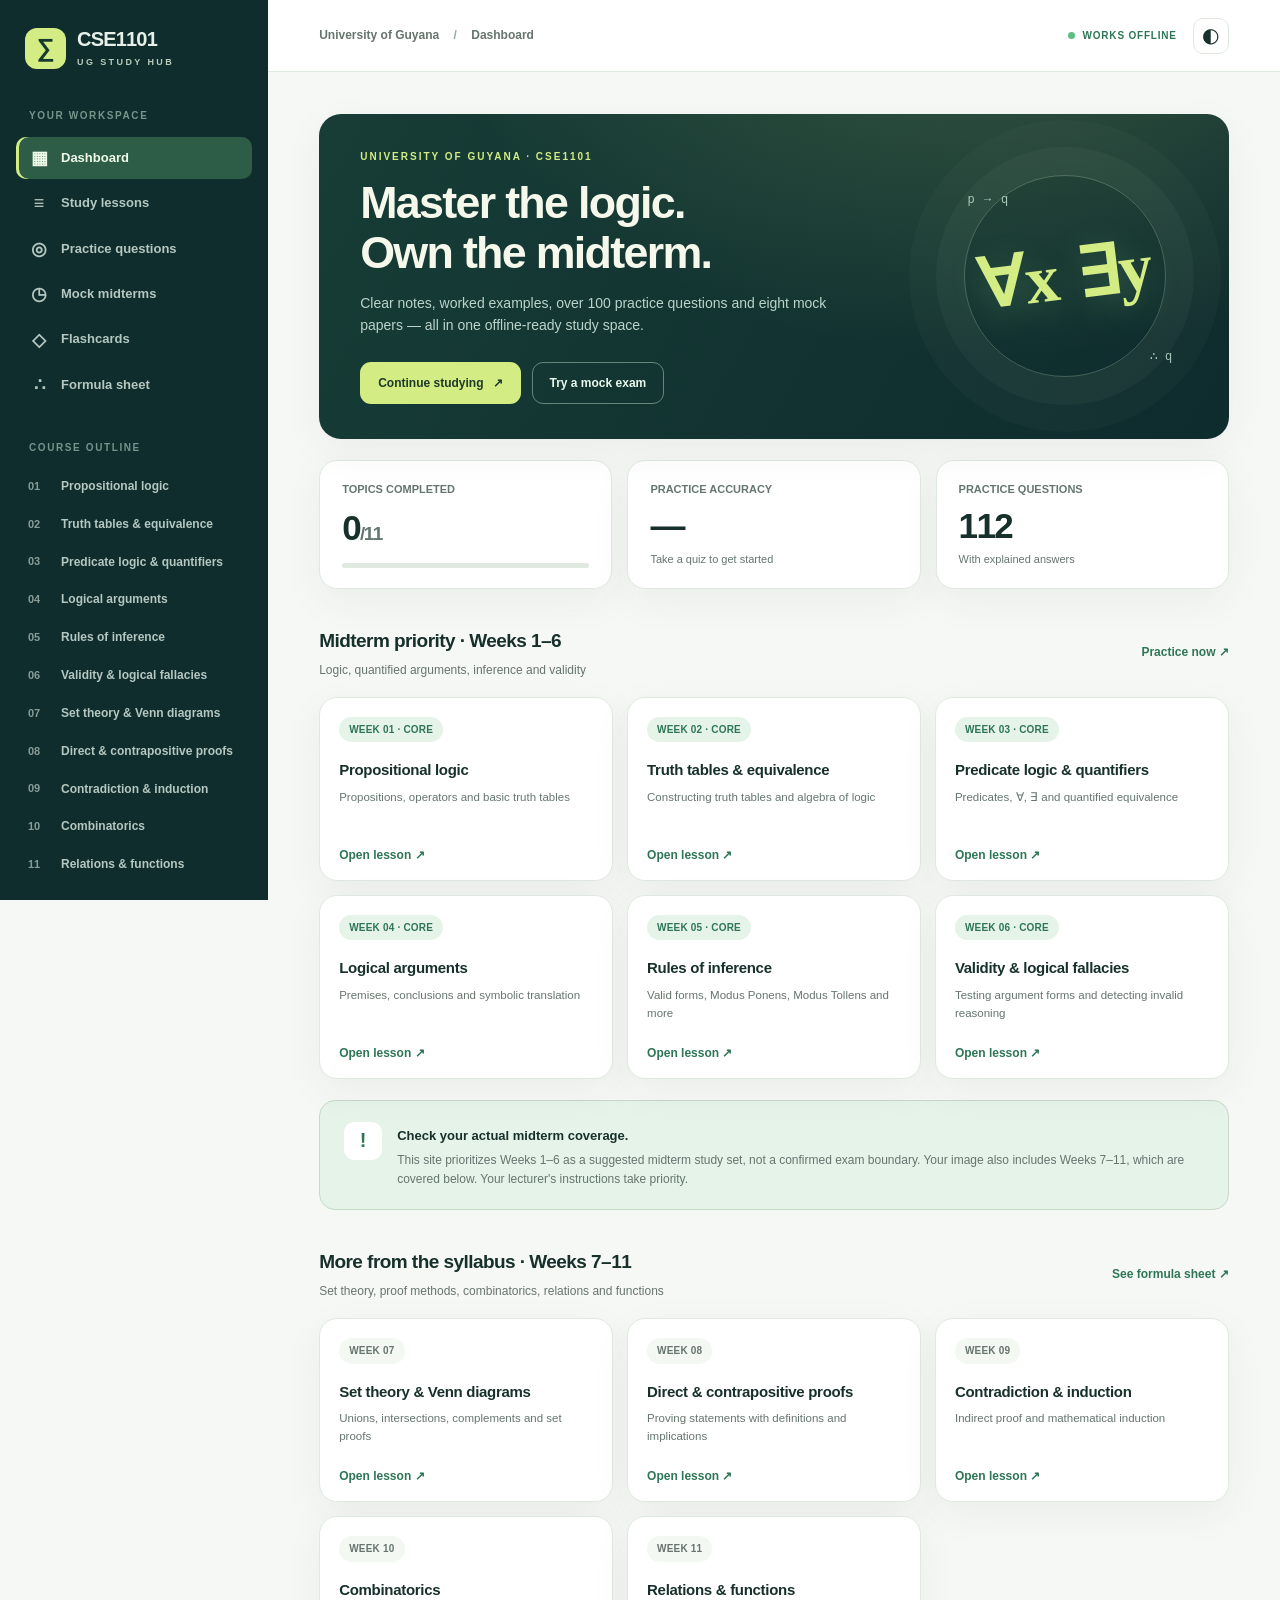
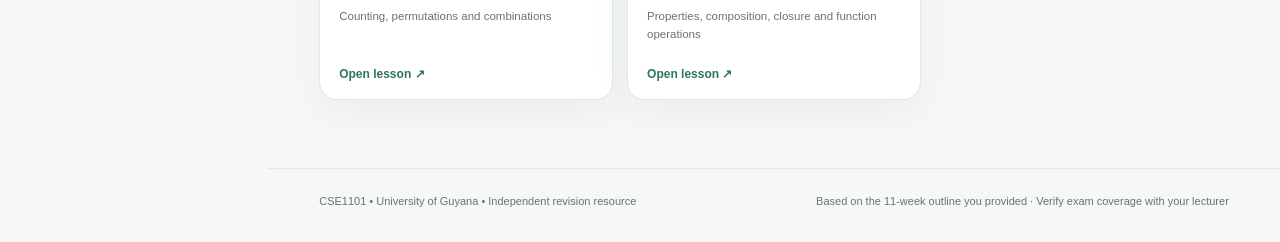
<file: standalone.html>
<!DOCTYPE html>
<html lang="en">
<head>
  <meta charset="UTF-8">
  <meta name="viewport" content="width=device-width, initial-scale=1">
  <meta name="theme-color" content="#102d2d">
  <meta name="description" content="Interactive University of Guyana CSE1101 study hub: logic, arguments, sets, proofs, combinatorics, relations and functions.">
  <title>CSE1101 | Discrete Mathematics Study Hub</title>
  <style>
:root{--bg:#f6f8f5;--paper:#fff;--paper2:#f3f8f2;--text:#17302b;--muted:#66756e;--border:#e0e9e0;--green:#2e7655;--green-dark:#195a41;--green-soft:#e5f3e9;--lime:#d3ed84;--nav:#102d2d;--nav2:#1b3c36;--nav-text:#b4c7c0;--shadow:0 12px 40px rgba(24,52,40,.055);--radius:18px}
:root[data-theme="dark"]{--bg:#0d1918;--paper:#172925;--paper2:#203731;--text:#e9f1e9;--muted:#a3b8ab;--border:#315147;--green:#75cc9a;--green-dark:#9adbb3;--green-soft:#244737;--shadow:0 12px 38px rgba(0,0,0,.15);--nav:#091b1a;--nav2:#16322e;--nav-text:#b4c7c0}
*{box-sizing:border-box}html{scroll-behavior:smooth}body{margin:0;font-family:Inter,ui-sans-serif,-apple-system,BlinkMacSystemFont,"Segoe UI",Arial,sans-serif;color:var(--text);background:var(--bg);line-height:1.57}button,input,select{font:inherit}button{cursor:pointer}a{color:inherit;text-decoration:none}button:focus-visible,a:focus-visible,input:focus-visible,select:focus-visible{outline:3px solid #81cf94;outline-offset:3px}button:disabled{opacity:.5;cursor:not-allowed}strong{font-weight:750}.app-shell{display:flex;min-height:100vh}.sidebar{width:268px;background:var(--nav);color:#e7f0e8;position:sticky;top:0;align-self:flex-start;height:100vh;overflow-y:auto;flex:none;padding:27px 16px 23px;display:flex;flex-direction:column;z-index:30}.brand{display:flex;align-items:center;gap:11px;padding:0 9px;margin-bottom:39px}.brand-mark{width:41px;height:41px;display:grid;place-items:center;border-radius:12px;background:var(--lime);color:#15392c;font-size:25px;font-weight:800}.brand strong{font-size:20px;letter-spacing:-.8px;display:block;line-height:1.2}.brand small{display:block;font-size:9px;letter-spacing:2.4px;color:#b8ccba;font-weight:700;margin-top:4px}.side-kicker{font-size:10px;color:#76958b;letter-spacing:1.6px;font-weight:800;margin:0 13px 13px}.main-nav,.week-nav{display:grid;gap:3px}.main-nav a,.week-nav a{padding:11px 13px;display:flex;align-items:center;gap:12px;border-radius:10px;color:var(--nav-text);font-size:13px;font-weight:600;transition:background .17s,color .17s}.main-nav a:hover,.week-nav a:hover{background:var(--nav2);color:white}.main-nav a.active,.week-nav a.active{background:#2e5d47;color:#eefbe9}.main-nav a.active{box-shadow:inset 3px 0 0 var(--lime)}.nav-symbol{width:20px;text-align:center;font-size:18px;line-height:1}.weeks-kicker{margin-top:34px}.week-nav a{padding:8px 12px;font-size:12px;gap:9px}.week-number{font-size:11px;min-width:24px;opacity:.72}.week-label{overflow:hidden;text-overflow:ellipsis;white-space:nowrap}.week-check{margin-left:auto;color:var(--lime);font-size:13px}.sidebar-bottom{margin-top:auto;padding:28px 10px 0}.sidebar-progress-label{display:flex;justify-content:space-between;font-size:11px;color:#bfcec5;gap:4px}.sidebar-progress-label strong{color:#fff}.meter{height:7px;background:rgba(255,255,255,.12);border-radius:100px;margin:11px 0 0;overflow:hidden}.meter>span{display:block;height:100%;width:0;background:var(--lime);border-radius:inherit;transition:width .25s}.sidebar-bottom p{font-size:10px;color:#83a197;line-height:1.65;margin:15px 0}.theme-button{padding:8px 0;border:0;background:none;color:#b9d4c5;font-size:11px;font-weight:700;text-align:left}.workspace{flex:1;min-width:0;display:flex;flex-direction:column}.topbar{height:72px;display:flex;align-items:center;justify-content:space-between;gap:20px;border-bottom:1px solid var(--border);padding:0 clamp(23px,4vw,62px);background:var(--paper);position:sticky;top:0;z-index:15}.crumb{font-size:12px;color:var(--muted);font-weight:600}.crumb span{margin:0 11px;color:#9aa9a0}.topbar-right{display:flex;align-items:center;gap:16px}.top-pill{font-size:10px;font-weight:800;letter-spacing:.8px;color:var(--green);display:flex;align-items:center;gap:8px}.online-dot{width:7px;height:7px;background:#5dbe84;border-radius:50%}.icon-button,.menu-button{border:1px solid var(--border);border-radius:10px;background:var(--paper);color:var(--text);width:36px;height:36px;font-size:20px;display:grid;place-items:center}.mobile-brand{display:none}.footer{padding:24px clamp(24px,4vw,62px) 32px;display:flex;gap:15px;justify-content:space-between;color:var(--muted);font-size:11px;border-top:1px solid var(--border)}main{flex:1;max-width:1570px;width:100%;padding:42px clamp(23px,4vw,62px) 68px;margin:0 auto}.eyebrow{font-size:10px;font-weight:850;letter-spacing:2px;text-transform:uppercase;color:var(--green);margin:0 0 12px}.page-heading{display:flex;align-items:flex-end;justify-content:space-between;gap:18px;margin-bottom:27px}.page-heading h1{font-size:clamp(27px,3vw,39px);line-height:1.2;letter-spacing:-1.6px;margin:0 0 9px;font-weight:800}.page-heading p{margin:0;max-width:660px;color:var(--muted);font-size:14px}.hero{background:radial-gradient(ellipse at 75% -40%,rgba(199,235,129,.2),transparent 58%),linear-gradient(120deg,#173d36,#0e2b2d);color:#f5f8eb;min-height:260px;display:flex;align-items:center;justify-content:space-between;gap:28px;padding:35px 41px;border-radius:22px;overflow:hidden;position:relative;box-shadow:var(--shadow)}.hero .eyebrow{color:var(--lime)}.hero h1{font-size:clamp(29px,3.5vw,49px);line-height:1.12;max-width:620px;letter-spacing:-1.7px;margin:0 0 16px}.hero p{max-width:510px;color:#bbd4cb;font-size:14px;margin:0 0 25px}.hero .actions{display:flex;gap:11px;flex-wrap:wrap}.hero-art{flex:0 0 245px;width:245px;height:205px;display:grid;place-items:center;position:relative}.hero-art::before{content:"";position:absolute;width:200px;height:200px;border:1px solid rgba(222,245,206,.25);border-radius:50%;box-shadow:0 0 0 28px rgba(222,245,206,.035),0 0 0 55px rgba(222,245,206,.025)}.hero-art span{font-family:Georgia,serif;font-size:68px;font-weight:bold;color:var(--lime);position:relative;transform:rotate(-7deg);text-shadow:0 9px 35px rgba(160,240,155,.24)}.hero-art small{position:absolute;color:#a9cabb;letter-spacing:2px;font-size:12px}.hero-art small:nth-child(2){top:16px;left:25px}.hero-art small:nth-child(3){bottom:13px;right:14px}.btn{display:inline-flex;align-items:center;justify-content:center;gap:9px;border:1px solid transparent;border-radius:11px;padding:10px 17px;background:var(--green);color:white;font-size:12px;font-weight:780;min-height:42px;transition:transform .14s,filter .14s,border .14s;white-space:nowrap}.btn:hover{transform:translateY(-1px);filter:brightness(1.05)}.btn.primary{background:var(--lime);color:#1e3928}.btn.secondary{background:var(--paper);color:var(--text);border-color:var(--border)}.btn.ghost{background:transparent;border-color:#648779;color:#e9f8eb}.btn.danger{background:#9b4444}.btn.small{min-height:35px;padding:7px 12px}.btn.full{width:100%}.card{background:var(--paper);border:1px solid var(--border);border-radius:var(--radius);box-shadow:var(--shadow)}.section-head{margin:37px 0 17px;display:flex;align-items:center;justify-content:space-between;gap:10px}.section-head h2{margin:0;font-size:19px;letter-spacing:-.55px}.section-head p{margin:5px 0 0;color:var(--muted);font-size:12px}.inline-link{font-size:12px;color:var(--green);font-weight:800;cursor:pointer;background:none;border:0}.stats-grid{display:grid;grid-template-columns:repeat(3,minmax(0,1fr));gap:15px;margin-top:21px}.stat{padding:20px 22px;display:flex;flex-direction:column;justify-content:space-between;min-height:123px}.stat .overline{font-size:11px;color:var(--muted);font-weight:700}.stat strong{display:block;font-size:35px;letter-spacing:-1.6px;line-height:1.3;margin:5px 0 2px}.stat small{color:var(--muted);font-size:11px}.stat .progress-track{height:5px;background:var(--border);border-radius:8px;margin-top:9px}.stat .progress-track span{display:block;height:100%;background:var(--green);border-radius:8px}.topic-grid{display:grid;grid-template-columns:repeat(3,minmax(0,1fr));gap:14px}.topic-card{display:flex;flex-direction:column;min-height:184px;padding:19px 19px 15px;transition:transform .2s,border-color .2s;text-align:left}.topic-card:hover{transform:translateY(-3px);border-color:#7cbd95}.topic-card-top{display:flex;align-items:center;justify-content:space-between;gap:10px}.week-tag{border-radius:100px;padding:5px 10px;background:var(--green-soft);color:var(--green);font-size:10px;letter-spacing:.2px;font-weight:800}.week-tag.future{background:var(--paper2);color:var(--muted)}.done-tag{font-size:11px;color:var(--green);font-weight:800}.topic-card h3{font-size:15px;line-height:1.3;margin:18px 0 8px;letter-spacing:-.3px}.topic-card p{font-size:11.5px;color:var(--muted);margin:0 0 17px;flex:1}.topic-card .bottom-link{font-size:12px;color:var(--green);font-weight:800}.callout{padding:21px 24px;border-radius:16px;border:1px solid #c6dbc7;background:var(--green-soft);display:flex;align-items:flex-start;gap:15px;margin-top:21px}.callout .callout-symbol{display:grid;place-items:center;min-width:38px;height:38px;border-radius:10px;background:var(--paper);color:var(--green);font-size:20px;font-weight:bold}.callout strong{font-size:13px}.callout p{margin:4px 0 0;font-size:12px;color:var(--muted)}.pill{padding:5px 10px;border:1px solid var(--border);border-radius:100px;font-size:10px;font-weight:700;color:var(--muted)}.controls-row{display:flex;flex-wrap:wrap;align-items:center;gap:11px}.input{background:var(--paper);color:var(--text);border:1px solid var(--border);border-radius:11px;padding:11px 13px;min-height:43px;min-width:0}.input.search{width:min(340px,100%)}.study-layout{display:grid;grid-template-columns:minmax(0,1fr) 235px;gap:23px;align-items:start}.lesson-content{min-width:0}.lesson-panel{padding:29px 32px}.lesson-panel h2{font-size:23px;letter-spacing:-.7px;margin:0 0 9px}.lesson-panel .lead{color:var(--muted);margin:0 0 23px;font-size:13px}.lesson-block{border-top:1px solid var(--border);padding-top:22px;margin-top:24px}.lesson-block h3{font-size:17px;margin:0 0 10px;letter-spacing:-.35px}.lesson-block p,.lesson-block li{font-size:13px;line-height:1.85}.lesson-block p{margin:7px 0 10px}.lesson-block ul{padding-left:20px;margin:10px 0}.lesson-block li+li{margin-top:7px}.formula-box{border:1px solid var(--border);border-left:4px solid var(--green);background:var(--paper2);padding:15px 18px;border-radius:10px;margin:15px 0;overflow:auto}.formula-box .formula{font-family:Georgia,"Times New Roman",serif;font-size:20px;font-weight:700;letter-spacing:.35px;line-height:1.6}.formula-box p{margin:4px 0 0;font-size:12px;color:var(--muted)}.steps{counter-reset:step;display:grid;gap:9px;margin:14px 0}.step{position:relative;padding:10px 12px 10px 45px;background:var(--paper2);border-radius:9px;font-size:13px;min-height:41px}.step:before{counter-increment:step;content:counter(step);position:absolute;left:12px;top:10px;border-radius:50%;background:var(--green-soft);width:23px;height:23px;color:var(--green);display:grid;place-items:center;font-weight:800;font-size:11px}.hint{border-radius:12px;padding:13px 16px;font-size:12px;background:#fff5dd;color:#705322;border:1px solid #eedeb6;margin:17px 0}.dark .hint,:root[data-theme="dark"] .hint{background:#46391d;color:#f5dc9e;border-color:#775e29}.lesson-toc{position:sticky;top:91px;padding:19px}.lesson-toc h3{font-size:13px;margin:0 0 15px}.lesson-toc a{display:block;padding:8px 9px;border-left:2px solid var(--border);font-size:11.5px;color:var(--muted)}.lesson-toc a:hover{color:var(--green);border-left-color:var(--green)}.lesson-toc .btn{white-space:normal}.lesson-actions{display:flex;justify-content:space-between;gap:10px;align-items:center;flex-wrap:wrap;margin-top:26px;padding-top:22px;border-top:1px solid var(--border)}.lesson-nav{display:flex;gap:8px}.example-title{display:inline-block;font-size:11px;font-weight:800;color:var(--green);text-transform:uppercase;letter-spacing:.7px;margin-bottom:5px}.worked{margin-top:16px;border:1px solid var(--border);padding:16px;border-radius:13px}.worked h4{font-size:14px;margin:0 0 8px}.worked p{margin:0 0 8px}.worked .step{line-height:1.6}.check-area{background:var(--paper2);border-radius:14px;padding:20px;margin-top:23px}.check-area h4{margin:0 0 8px}.answer-options{display:grid;gap:9px;margin:15px 0}.option{display:flex;align-items:flex-start;gap:12px;border:1px solid var(--border);border-radius:11px;background:var(--paper);color:var(--text);padding:14px 15px;text-align:left;font-size:13px;line-height:1.55;width:100%;transition:border-color .17s}.option:not(:disabled):hover{border-color:var(--green)}.option.selected{border-color:var(--green);background:var(--green-soft)}.option.correct{border-color:#4baa72;background:#e3f4e8;color:#17492c}.option.incorrect{border-color:#d98c79;background:#ffefeb;color:#843f2e}.option-letter{width:23px;height:23px;flex:0 0 23px;display:grid;place-items:center;border-radius:7px;border:1px solid var(--border);font-size:11px;font-weight:800;background:var(--paper)}.feedback{padding:13px 15px;border-radius:10px;margin:15px 0;font-size:12px;background:var(--green-soft);border:1px solid var(--border);line-height:1.75}.feedback strong{display:block;margin-bottom:3px}.assessment-layout{display:grid;grid-template-columns:1fr 300px;gap:20px;align-items:start}.setup-card{padding:27px}.setup-card h2{font-size:23px;margin:0 0 8px}.setup-card>p{font-size:13px;color:var(--muted)}.form-label{display:block;margin:21px 0 9px;font-size:12px;font-weight:800}.setup-card .input{width:100%}.mini-list{padding:20px 24px}.mini-list h3{margin:0 0 14px;font-size:14px}.mini-list p,.mini-list li{color:var(--muted);font-size:12px;line-height:1.9}.mini-list ul{padding-left:19px;margin:0}.mock-grid{display:grid;grid-template-columns:repeat(4,minmax(0,1fr));gap:15px}.mock-card{padding:23px;min-height:170px;display:flex;flex-direction:column}.mock-card .number{color:var(--green);font-size:10px;letter-spacing:1.1px;font-weight:900}.mock-card h3{font-size:17px;margin:10px 0}.mock-card p{font-size:12px;color:var(--muted);margin:0 0 18px;flex:1}.quiz-container{max-width:810px;margin:auto}.quiz-header{display:flex;align-items:center;justify-content:space-between;gap:15px;margin-bottom:16px}.quiz-header h2{font-size:21px;margin:0}.quiz-card{padding:27px 32px}.quiz-meta{display:flex;justify-content:space-between;gap:10px;font-size:12px;color:var(--muted);font-weight:750}.quiz-bar{height:7px;background:var(--border);border-radius:20px;overflow:hidden;margin:13px 0 29px}.quiz-bar>span{height:100%;display:block;background:var(--green);transition:width .2s}.question-prompt{font-size:20px;line-height:1.5;letter-spacing:-.35px;font-weight:750;margin:0 0 20px;white-space:pre-line}.quiz-footer{display:flex;justify-content:space-between;gap:10px;align-items:center;margin-top:24px}.quiz-timer{background:var(--green-soft);padding:7px 13px;border-radius:10px;color:var(--green);font-size:12px;font-weight:800;font-variant-numeric:tabular-nums}.quiz-timer.low{color:#b04d3b;background:#fae8e2}.question-dots{display:flex;gap:5px;flex-wrap:wrap;margin:18px 0}.q-dot{width:25px;height:25px;border:1px solid var(--border);border-radius:7px;background:var(--paper);color:var(--muted);font-size:10px;font-weight:750}.q-dot.current{outline:2px solid var(--green);outline-offset:1px}.q-dot.answered{background:var(--green-soft);border-color:var(--green);color:var(--green)}.result-panel{padding:29px;max-width:850px;margin:auto}.score-badge{font-size:59px;font-weight:850;letter-spacing:-3px;line-height:1.2;color:var(--green)}.score-badge small{font-size:19px;color:var(--muted);letter-spacing:0}.review-item{border-top:1px solid var(--border);padding:19px 0}.review-item h4{margin:0 0 9px;font-size:13px}.review-item p{font-size:12px;color:var(--muted);margin:4px 0}.review-item .good{color:var(--green);font-weight:800}.review-item .bad{color:#c55f4c;font-weight:800}.flash-wrap{max-width:780px;margin:0 auto}.flash-meta{text-align:center;color:var(--muted);font-size:12px;margin:20px 0}.flashcard{min-height:310px;border:1px solid var(--border);background:linear-gradient(140deg,var(--paper),var(--paper2));border-radius:24px;display:flex;flex-direction:column;justify-content:center;align-items:center;padding:35px;text-align:center;cursor:pointer;box-shadow:var(--shadow);transition:transform .18s,border-color .18s}.flashcard:hover{transform:translateY(-2px);border-color:var(--green)}.flashcard small{font-size:11px;color:var(--green);font-weight:900;letter-spacing:1.5px}.flashcard .face{font-size:clamp(21px,3vw,30px);font-weight:800;line-height:1.45;max-width:600px;white-space:pre-line;margin:20px 0}.flashcard .tap{font-size:11px;color:var(--muted)}.flash-controls{display:flex;justify-content:space-between;align-items:center;gap:12px;margin:20px 0}.flash-filter{max-width:240px}.reference-layout{display:grid;grid-template-columns:repeat(2,minmax(0,1fr));gap:16px}.reference-card{padding:23px 25px}.reference-card h3{margin:0 0 15px;font-size:16px;letter-spacing:-.3px}.ref-item{padding:10px 0;border-bottom:1px solid var(--border);display:flex;flex-direction:column;gap:4px}.ref-item:last-child{border:0}.ref-item strong{font-size:12px}.ref-item span{font-size:13px;font-family:Georgia,serif;word-break:break-word}.ref-item p{margin:0;color:var(--muted);font-size:11px}.empty{padding:42px;text-align:center;color:var(--muted)}.toast{position:fixed;bottom:25px;right:25px;background:#153b30;color:#fff;border-radius:11px;padding:12px 18px;box-shadow:0 10px 28px #0003;font-size:12px;font-weight:700;z-index:80;opacity:0;transform:translateY(12px);pointer-events:none;transition:all .2s}.toast.show{opacity:1;transform:translateY(0)}.overlay{display:none}
@media(max-width:1180px){.topic-grid{grid-template-columns:repeat(2,1fr)}.mock-grid{grid-template-columns:repeat(2,1fr)}.hero-art{flex-basis:175px;width:175px}.hero-art::before{width:155px;height:155px}}
@media(max-width:930px){.sidebar{position:fixed;left:0;top:0;transform:translateX(-100%);transition:transform .25s}.sidebar.open{transform:translateX(0)}.overlay:not([hidden]){display:block;position:fixed;inset:0;background:rgba(3,17,14,.54);z-index:20}.mobile-brand{display:flex;align-items:center;gap:11px}.mobile-brand strong{font-size:16px}.mobile-brand small{color:var(--green);font-weight:800;letter-spacing:1px;font-size:9px}.crumb{display:none}.topbar{height:65px}.study-layout{grid-template-columns:1fr}.lesson-toc{position:static;order:-1}.lesson-toc .toc-links{display:none}.assessment-layout{grid-template-columns:1fr}.mini-list{order:2}}
@media(max-width:640px){main{padding:25px 17px 45px}.topbar{padding:0 17px}.top-pill{display:none}.hero{padding:28px 24px;min-height:255px}.hero h1{font-size:30px}.hero-art{display:none}.stats-grid{gap:10px}.stat{padding:14px 12px;min-height:107px}.stat strong{font-size:27px}.stat .overline{font-size:9px}.stat small{font-size:9px}.topic-grid{grid-template-columns:1fr}.topic-card{min-height:150px}.mock-grid{grid-template-columns:1fr}.reference-layout{grid-template-columns:1fr}.page-heading{align-items:flex-start;flex-direction:column}.page-heading h1{font-size:29px}.lesson-panel,.quiz-card,.result-panel{padding:21px 18px}.lesson-panel h2{font-size:20px}.question-prompt{font-size:18px}.quiz-footer{flex-wrap:wrap}.footer{flex-direction:column;font-size:10px;padding:20px 17px}.flashcard{min-height:270px}.flashcard .face{font-size:22px}.controls-row{width:100%}.controls-row .input{flex:1}.callout{padding:17px}.btn{font-size:11px;padding:10px 12px}}
@media print{.sidebar,.topbar,.footer,.btn,.controls-row,.lesson-toc,.toast,.page-heading button{display:none!important}.workspace{display:block}main{padding:0;max-width:none}.card{box-shadow:none;break-inside:avoid}.reference-layout{display:block}.reference-card{page-break-inside:avoid;margin-bottom:10px}.ref-item{break-inside:avoid}body{background:white;color:black}.page-heading h1{font-size:22px}}

.formula{white-space:pre-line}
.lesson-block{scroll-margin-top:96px}

  </style>

</head>
<body>
  <div class="app-shell">
    <aside class="sidebar" id="sidebar" aria-label="Main navigation">
      <a class="brand" href="#dashboard" aria-label="CSE1101 home">
        <span class="brand-mark">∑</span>
        <span><strong>CSE1101</strong><small>UG STUDY HUB</small></span>
      </a>
      <div class="side-kicker">YOUR WORKSPACE</div>
      <nav class="main-nav" id="main-nav">
        <a href="#dashboard" data-nav="dashboard"><span class="nav-symbol">▦</span> Dashboard</a>
        <a href="#lessons" data-nav="lessons"><span class="nav-symbol">≡</span> Study lessons</a>
        <a href="#practice" data-nav="practice"><span class="nav-symbol">◎</span> Practice questions</a>
        <a href="#mocks" data-nav="mocks"><span class="nav-symbol">◷</span> Mock midterms</a>
        <a href="#flashcards" data-nav="flashcards"><span class="nav-symbol">◇</span> Flashcards</a>
        <a href="#reference" data-nav="reference"><span class="nav-symbol">∴</span> Formula sheet</a>
      </nav>
      <div class="side-kicker weeks-kicker">COURSE OUTLINE</div>
      <nav class="week-nav" id="week-nav" aria-label="Weeks"></nav>
      <div class="sidebar-bottom"><div class="sidebar-progress-label"><span>Course progress</span><strong id="side-progress-text">0 / 11</strong></div><div class="meter"><span id="side-progress-bar"></span></div><p>Built around your provided UG syllabus. Progress stays on this device.</p><button class="theme-button" id="theme-toggle" type="button">◐ &nbsp; Switch appearance</button></div>
    </aside>
    <div class="workspace">
      <header class="topbar"><div class="mobile-brand"><button class="menu-button" id="menu-button" type="button" aria-label="Toggle menu" aria-expanded="false">☰</button><span><strong>CSE1101</strong> <small>STUDY HUB</small></span></div><div class="crumb" id="breadcrumb">University of Guyana <span>/</span> Discrete Mathematics</div><div class="topbar-right"><span class="top-pill"><span class="online-dot"></span> WORKS OFFLINE</span><button id="top-theme-toggle" type="button" class="icon-button" aria-label="Toggle light and dark mode">◐</button></div></header>
      <main id="main" tabindex="-1" aria-live="polite"></main>
      <footer class="footer"><span>CSE1101 • University of Guyana • Independent revision resource</span><span>Based on the 11-week outline you provided · Verify exam coverage with your lecturer</span></footer>
    </div>
  </div>
  <div class="overlay" id="menu-overlay" hidden></div>
  <div class="toast" id="toast" role="status" aria-live="polite"></div>
<script>
/* CSE1101 revision content adapted from the 11-week outline supplied by the student. */
const LESSONS = [
{
 week:1,title:"Propositional logic",short:"Propositions, operators and basic truth tables",focus:true,
 intro:"Start here. Learn to translate ordinary statements into symbols and evaluate compound statements precisely.",
 goals:["Decide whether a sentence is a proposition.","Understand ¬, ∧, ∨, → and ↔.","Evaluate the main logical operators using truth tables."],
 sections:[
 {title:"1. Statements and propositions",body:"A proposition is a declarative sentence with exactly one truth value: true or false. “7 is odd” is a proposition. “Close the door” is a command, so it is not. We use lowercase letters p, q and r to stand for propositions."},
 {title:"2. The five key connectives",body:"Negation ¬p reverses a truth value. Conjunction p ∧ q is true only if both are true. Inclusive disjunction p ∨ q is true if at least one is true. Conditional p → q is false only when p is true and q is false. Biconditional p ↔ q is true exactly when p and q agree.",formula:"¬p   |   p ∧ q   |   p ∨ q   |   p → q   |   p ↔ q",note:"Remember: 'or' in mathematical logic is inclusive unless explicitly stated otherwise."},
 {title:"3. A complete two-variable truth table",body:"Two distinct propositions create 2² = 4 rows. Use all four combinations systematically: TT, TF, FT and FF.",formula:"p q  |  p∧q  p∨q  p→q  p↔q\nT T  |    T     T     T     T\nT F  |    F     T     F     F\nF T  |    F     T     T     F\nF F  |    F     F     T     T",note:"A conditional says what must happen when its premise is true; it makes no claim when its premise is false."}
 ],examples:[
 {title:"Translate a sentence",question:"'If it rains, then the match is cancelled.' Let r = it rains and c = the match is cancelled.",steps:["Identify the condition: 'it rains' is r.","Identify the result: 'the match is cancelled' is c.","Write the conditional: r → c."]},
 {title:"Evaluate p → q",question:"What is the truth value when p is false and q is true?",steps:["A conditional is false only for p = T and q = F.","Here p = F, so the conditional is true.","Answer: F → T = T."]}
 ],trap:"Do not confuse p → q with q → p. The converse is a different statement."
},
{
 week:2,title:"Truth tables & equivalence",short:"Constructing truth tables and algebra of logic",focus:true,
 intro:"Move from single connectives to multi-step expressions, tautologies, contradictions and logical equivalences.",
 goals:["Build tables for nested logical formulas.","Identify tautologies and contradictions.","Apply De Morgan's laws and implication equivalences."],
 sections:[
 {title:"1. Build truth tables step by step",body:"For n different propositional variables, a full table needs 2ⁿ rows. Add a column for each subexpression, working from the innermost parentheses outward. Operators are normally applied in this order: ¬, ∧, ∨, →, ↔.",formula:"2 variables → 4 rows     3 variables → 8 rows",note:"Make a separate column for ¬q before evaluating p ∨ ¬q."},
 {title:"2. Tautology, contradiction and contingency",body:"A tautology is true in every row, such as p ∨ ¬p. A contradiction is false in every row, such as p ∧ ¬p. A contingency has at least one true and one false row. Two expressions are logically equivalent when their final truth-table columns match on every row.",formula:"p ≡ q  means the expressions have identical truth values in every case."},
 {title:"3. Equivalence laws you must know",body:"De Morgan's laws turn the negation of 'and' into 'or' with each part negated, and vice versa. A conditional can be rewritten as a disjunction. Negating a conditional requires p ∧ ¬q, not ¬p → ¬q.",formula:"¬(p ∧ q) ≡ ¬p ∨ ¬q\n¬(p ∨ q) ≡ ¬p ∧ ¬q\np → q ≡ ¬p ∨ q\np ↔ q ≡ (p → q) ∧ (q → p)"}
 ],examples:[
 {title:"Verify De Morgan's law",question:"Prove ¬(p ∧ q) and ¬p ∨ ¬q are equivalent.",steps:["Use rows TT, TF, FT, FF.","¬(p ∧ q) produces F, T, T, T.","¬p ∨ ¬q also produces F, T, T, T.","The columns match, so they are logically equivalent."]},
 {title:"Negate an implication",question:"Negate 'If I study, I pass.'",steps:["Write p → q, where p = I study and q = I pass.","Negate: ¬(p → q) ≡ p ∧ ¬q.","Read it: 'I study AND I do not pass.'"]}
 ],trap:"For three variables there are 8 rows, not 6. Do not forget to enumerate every assignment."
},
{
 week:3,title:"Predicate logic & quantifiers",short:"Predicates, ∀, ∃ and quantified equivalence",focus:true,
 intro:"Extend propositional logic to statements about members of a domain, such as 'every student' or 'at least one student'.",
 goals:["Identify predicates and domains.","Translate universal and existential quantified statements.","Negate quantified expressions accurately."],
 sections:[
 {title:"1. Predicates require a domain",body:"A predicate P(x) becomes true or false when x receives a value from a specified domain. For example, P(x): 'x is even' with domain the integers. P(4) is true while P(3) is false. Never omit the domain when interpreting a mathematical claim."},
 {title:"2. Universal and existential quantification",body:"The universal quantifier ∀x means 'for every x'. The existential quantifier ∃x means 'there exists at least one x'. The assertion ∃x P(x) requires just one witness. The assertion ∀x P(x) can be disproved with one counterexample.",formula:"∀x P(x) : P(x) holds for every x\n∃x P(x) : P(x) holds for at least one x"},
 {title:"3. Negations and order of quantifiers",body:"To negate a quantified statement, swap ∀ and ∃ and negate the predicate. Order matters with two quantifiers: 'everyone likes someone' does not necessarily mean 'there is someone everyone likes'. In expressions over a student domain, 'all students who study pass' is ∀x (S(x) → P(x)).",formula:"¬∀x P(x) ≡ ∃x ¬P(x)\n¬∃x P(x) ≡ ∀x ¬P(x)\n∀x∃y R(x,y) is NOT generally equivalent to ∃y∀x R(x,y)"}
 ],examples:[
 {title:"Negate 'All birds fly'",question:"Domain: all birds. Let F(x) mean 'x can fly'.",steps:["Original: ∀x F(x).","Change ∀ to ∃ and negate F.","Negation: ∃x ¬F(x) = 'At least one bird cannot fly.'"]},
 {title:"Translate 'Some students like maths'",question:"Domain: all people. S(x) = x is a student; M(x) = x likes maths.",steps:["'Some' means at least one: ∃x.","The person must be a student AND like maths.","Answer: ∃x (S(x) ∧ M(x))."]}
 ],trap:"'All A are B' becomes ∀x(A(x) → B(x)), not ∀x(A(x) ∧ B(x)) when the domain includes non-A objects."
},
{
 week:4,title:"Logical arguments",short:"Premises, conclusions and symbolic translation",focus:true,
 intro:"Learn how premises support a conclusion, how to symbolize arguments, and why a valid argument depends on form.",
 goals:["Identify premises and conclusions.","Express ordinary-language arguments symbolically.","Recognize arguments containing quantified statements."],
 sections:[
 {title:"1. What is an argument?",body:"An argument consists of one or more premises followed by a conclusion. The premises are the assumptions being used, not necessarily true in real life. The question of validity is whether the conclusion would have to be true whenever all premises are true."},
 {title:"2. Standard symbolic form",body:"Translate each sentence consistently. The symbol ∴ means 'therefore'. For example: 'If the server is online, the website works. The server is online. Therefore, the website works.' becomes p → q, p, ∴ q.",formula:"Premise 1: p → q\nPremise 2: p\n────────────\nConclusion: q"},
 {title:"3. Arguments with quantifiers",body:"Quantified arguments combine general claims with facts about an individual. Universal instantiation lets us apply ∀x(P(x) → Q(x)) to a named member a, obtaining P(a) → Q(a). If P(a) is also known, Modus Ponens then yields Q(a).",formula:"∀x(P(x) → Q(x)), P(a) ⊢ Q(a)",note:"⊢ means 'can be derived'. The conclusion is reached using universal instantiation plus Modus Ponens."}
 ],examples:[
 {title:"Symbolize an everyday argument",question:"'If I submit, I get a receipt. I submitted. Therefore, I get a receipt.'",steps:["Let s = I submit and r = I get a receipt.","Premises: s → r; s.","Conclusion: ∴ r. This has the valid Modus Ponens form."]},
 {title:"Use a quantified premise",question:"Every programmer understands algorithms. Ali is a programmer. What follows?",steps:["Let P(x) = x is a programmer; A(x) = x understands algorithms.","Premises: ∀x(P(x) → A(x)); P(Ali).","Instantiate to P(Ali) → A(Ali).","Conclude A(Ali) by Modus Ponens."]}
 ],trap:"Validity is not the same as having factually true premises. An argument can be valid even with false premises."
},
{
 week:5,title:"Rules of inference",short:"Valid forms, Modus Ponens, Modus Tollens and more",focus:true,
 intro:"Recognize the standard valid patterns and distinguish them from similar-looking invalid ones.",
 goals:["Apply Modus Ponens and Modus Tollens.","Recognize Hypothetical and Disjunctive Syllogism.","Identify converse and inverse fallacies."],
 sections:[
 {title:"1. The central rules",body:"Modus Ponens (MP) uses p → q and p to conclude q. Modus Tollens (MT) uses p → q and ¬q to conclude ¬p. Both work for any propositions p and q.",formula:"MP:  p → q, p  ∴ q\nMT:  p → q, ¬q ∴ ¬p"},
 {title:"2. Other useful inference rules",body:"Hypothetical Syllogism (HS): chain two implications. Disjunctive Syllogism (DS): eliminate a false alternative. Conjunction: combine two established truths. Simplification: take one conjunct. Addition: add an alternative to a known truth.",formula:"HS: p→q, q→r ∴ p→r\nDS: p∨q, ¬p ∴ q\nConjunction: p, q ∴ p∧q\nSimplification: p∧q ∴ p\nAddition: p ∴ p∨q"},
 {title:"3. Invalid patterns worth memorizing",body:"Affirming the consequent incorrectly reasons from p → q and q to p. Denying the antecedent incorrectly reasons from p → q and ¬p to ¬q. Neither pattern guarantees the conclusion.",formula:"INVALID: p→q, q ∴ p\nINVALID: p→q, ¬p ∴ ¬q"}
 ],examples:[
 {title:"Modus Tollens",question:"If the alarm is set, the light blinks. The light is not blinking. What can you conclude?",steps:["Let a = alarm is set; b = light blinks.","Given a → b and ¬b.","By Modus Tollens, conclude ¬a."]},
 {title:"Chain implications",question:"If A then B. If B then C. A is true. Prove C.",steps:["From A → B and B → C, infer A → C by Hypothetical Syllogism.","Given A, apply Modus Ponens to A → C.","Conclusion: C."]}
 ],trap:"From 'If it rains, the ground is wet' and 'the ground is wet', you CANNOT infer it rained. A sprinkler is another possibility."
},
{
 week:6,title:"Validity & logical fallacies",short:"Testing argument forms and detecting invalid reasoning",focus:true,
 intro:"Combine translation, truth tables and inference rules to determine whether reasoning is valid.",
 goals:["Test validity with a truth table.","Use a counterexample to establish invalidity.","Recognize common formal and informal fallacies."],
 sections:[
 {title:"1. The validity test",body:"An argument is valid if there is NO row where every premise is true and the conclusion is false. To test it, write the premises and conclusion as separate truth-table columns, then inspect only rows in which every premise is true.",formula:"Valid ⇔ (P₁ ∧ P₂ ∧ … ∧ Pₙ) → C is a tautology",note:"A single row with all true premises and a false conclusion proves invalidity."},
 {title:"2. Counterexamples and deductive chains",body:"To show an argument invalid, construct an assignment making all premises true and the conclusion false. To show it valid, establish a recognized inference-rule derivation or show there is no counterexample in the complete truth table."},
 {title:"3. Common fallacies",body:"Formal fallacies include affirming the consequent and denying the antecedent. Informal fallacies include ad hominem (attacking a person instead of their reasoning), straw man (misrepresenting a position), false dilemma (pretending only two choices exist), and hasty generalization (generalizing from too little evidence).",formula:"Counterexample to p→q, q ∴ p: choose p=F and q=T."}
 ],examples:[
 {title:"Test an invalid argument",question:"Premises: p → q and q. Claimed conclusion: p.",steps:["Select p = F, q = T.","Then p → q = T and q = T: both premises hold.","But p = F: the conclusion fails.","Therefore the argument is invalid."]},
 {title:"Show a valid argument",question:"Premises: p ∨ q and ¬p. Conclusion: q.",steps:["If ¬p is true, p is false.","Since p ∨ q is true and p is false, q must be true.","This is Disjunctive Syllogism, so the argument is valid."]}
 ],trap:"A valid argument with an untrue premise does not establish a true conclusion about the world; validity describes the logical connection."
},
{
 week:7,title:"Set theory & Venn diagrams",short:"Unions, intersections, complements and set proofs",focus:false,
 intro:"Learn set notation, diagram regions and the algebraic laws governing collections of objects.",
 goals:["Calculate unions, intersections, differences and complements.","Interpret Venn diagram regions.","Apply set identities and prove simple statements."],
 sections:[
 {title:"1. Set fundamentals",body:"A set is a collection of distinct elements. Membership is written x ∈ A. The empty set ∅ has no elements. A ⊆ B means every element of A belongs to B. The universal set U supplies the context for complements."},
 {title:"2. Basic set operations",body:"A ∪ B contains elements in A OR B; A ∩ B contains elements in both. A − B keeps the elements of A not in B. The complement Aᶜ includes elements of U outside A. Venn diagrams show these regions visually.",formula:"A ∪ B = {x : x∈A or x∈B}\nA ∩ B = {x : x∈A and x∈B}\nA − B = A ∩ Bᶜ"},
 {title:"3. Counting and De Morgan's laws",body:"For two finite sets, subtract the overlap to avoid double counting. De Morgan's laws also apply to sets. In a set proof, show both directions of membership to establish equality.",formula:"|A ∪ B| = |A| + |B| − |A ∩ B|\n(A ∪ B)ᶜ = Aᶜ ∩ Bᶜ\n(A ∩ B)ᶜ = Aᶜ ∪ Bᶜ"}
 ],examples:[
 {title:"Find union and intersection",question:"A={1,2,3}, B={3,4,5}.",steps:["Union A∪B lists each member once: {1,2,3,4,5}.","Intersection A∩B contains shared members: {3}.","Difference A−B contains members only in A: {1,2}."]},
 {title:"Count students",question:"22 take maths, 17 take computing, 8 take both. How many take at least one?",steps:["Use |A∪B|=|A|+|B|−|A∩B|.","Substitute: 22+17−8=31.","Answer: 31 students."]}
 ],trap:"The empty set ∅ is not the same as {∅}; the latter has one element."
},
{
 week:8,title:"Direct & contrapositive proofs",short:"Proving statements with definitions and implications",focus:false,
 intro:"Write short, rigorous proofs using algebra and the exact definitions of even, odd and divisibility.",
 goals:["Structure a direct proof of p → q.","Use the equivalent contrapositive ¬q → ¬p.","Distinguish evidence from general proof."],
 sections:[
 {title:"1. The language of proof",body:"To prove a universal implication, assume its premise for an arbitrary element, then use definitions and valid steps to establish the conclusion. A number n is even if n=2k for an integer k, and odd if n=2k+1."},
 {title:"2. Direct proof",body:"A direct proof starts by assuming p, derives consequences, and ends at q. Each symbolic step must be justified. Testing a few examples does not prove a statement for every integer.",formula:"To prove p → q:\nAssume p. Use definitions and algebra. Conclude q."},
 {title:"3. Contrapositive proof",body:"p → q and ¬q → ¬p are logically equivalent. Sometimes it is easier to assume the desired conclusion is false and prove the hypothesis was false. This is different from the converse q → p.",formula:"p → q ≡ ¬q → ¬p"}
 ],examples:[
 {title:"Direct: sum of even integers is even",question:"Suppose a and b are even integers.",steps:["Write a=2m and b=2n for integers m and n.","Then a+b=2m+2n=2(m+n).","Since m+n is an integer, a+b is even."]},
 {title:"Contrapositive: n² even ⇒ n even",question:"Prove this for every integer n.",steps:["Contrapositive: if n is odd, then n² is odd.","Let n=2k+1 for an integer k.","n²=4k²+4k+1=2(2k²+2k)+1, which is odd.","The contrapositive holds, so the original implication holds."]}
 ],trap:"To prove a statement about ALL integers, testing n=2, 4 and 6 is not enough."
},
{
 week:9,title:"Contradiction & induction",short:"Indirect proof and mathematical induction",focus:false,
 intro:"Learn two major techniques for establishing a mathematical statement across many possible cases.",
 goals:["Set up a proof by contradiction.","Identify the base case and induction step.","Prove a summation formula by induction."],
 sections:[
 {title:"1. Proof by contradiction",body:"Assume the target statement is false. Use legitimate reasoning to derive an impossibility such as R ∧ ¬R. The assumption must therefore be false, establishing the target claim.",formula:"Assume ¬P → derive a contradiction → conclude P"},
 {title:"2. Mathematical induction",body:"Induction proves a statement P(n) for all integers n at or above a starting value. First prove the base case. Then assume P(k) for an arbitrary k and show P(k+1). Both steps are essential.",formula:"Base: prove P(1)\nStep: assume P(k); prove P(k+1)\nConclusion: ∀n ≥ 1, P(n)"},
 {title:"3. A key summation formula",body:"A classic induction exercise proves the sum of the first n positive integers. In the induction step, append the (k+1)th term, then simplify to the same formula with k+1 in place of n.",formula:"1 + 2 + ⋯ + n = n(n+1)/2"}
 ],examples:[
 {title:"Induction: sum of first n integers",question:"Prove 1+2+⋯+n=n(n+1)/2 for n≥1.",steps:["Base n=1: left 1; right 1(2)/2=1.","Assume 1+⋯+k=k(k+1)/2.","Then 1+⋯+k+(k+1)=k(k+1)/2+(k+1).","Factor: (k+1)(k+2)/2, the formula for k+1.","By induction, it holds for every n≥1."]},
 {title:"Contradiction: no smallest positive rational",question:"Assume a smallest positive rational r exists.",steps:["Suppose r is the smallest positive rational.","The number r/2 is rational and positive.","But 0<r/2<r, contradicting that r is smallest.","Therefore no smallest positive rational exists."]}
 ],trap:"Never omit the base case, and do not assume P(k+1) in the inductive hypothesis."
},
{
 week:10,title:"Combinatorics",short:"Counting, permutations and combinations",focus:false,
 intro:"Decide when ordering matters, then choose the correct counting rule or formula.",
 goals:["Apply the product rule and factorials.","Calculate nPr when order matters.","Calculate nCr when order does not matter."],
 sections:[
 {title:"1. Counting rules",body:"The product rule multiplies the numbers of independent sequential choices. For example, 3 shirts and 4 trousers produce 3×4=12 outfits. For independent alternative cases that cannot overlap, use the sum rule.",formula:"n! = n(n−1)(n−2)⋯1, with 0! = 1"},
 {title:"2. Permutations: order matters",body:"Use permutations for ordered selections such as 1st, 2nd and 3rd place, or arranging distinct books. Selecting r distinct items from n without replacement in order gives nPr.",formula:"P(n,r) = n! / (n−r)!"},
 {title:"3. Combinations: order does not matter",body:"Use combinations for groups or committees. Selecting the same members in a different order does not create a new group. If objects repeat, special counting considerations apply.",formula:"C(n,r) = n! / [r!(n−r)!]\nC(n,r) = C(n,n−r)"}
 ],examples:[
 {title:"Permutation",question:"How many ways to award gold, silver and bronze to 5 runners?",steps:["Order matters; select and arrange 3 out of 5.","P(5,3)=5!/(5−3)!=5×4×3.","Answer: 60."]},
 {title:"Combination",question:"How many 3-person teams can be chosen from 5 students?",steps:["Order does not matter.","C(5,3)=5!/(3!2!)=(5×4)/(2×1).","Answer: 10."]}
 ],trap:"A committee is usually a combination; ranked positions or assigned distinct roles are usually permutations."
},
{
 week:11,title:"Relations & functions",short:"Properties, composition, closure and function operations",focus:false,
 intro:"Understand relations between sets, their properties, and how to evaluate or combine functions.",
 goals:["Recognize reflexive, symmetric, antisymmetric and transitive relations.","Understand relation composition and closures.","Evaluate function arithmetic and composition."],
 sections:[
 {title:"1. Binary relations",body:"A binary relation R on A is any subset of A×A. Reflexive means (a,a)∈R for every a. Symmetric means aRb implies bRa. Antisymmetric means aRb and bRa together imply a=b. Transitive means aRb and bRc imply aRc."},
 {title:"2. Equivalence and order relations",body:"An equivalence relation is reflexive, symmetric and transitive. A partial order is reflexive, antisymmetric and transitive. Reflexive closure adds missing diagonal pairs; symmetric closure adds missing reversed pairs; transitive closure adds pairs needed to connect paths.",formula:"R ⊆ A × A\nR∘S = {(a,c) : ∃b ((a,b)∈S ∧ (b,c)∈R)}",note:"Composition uses S first and then R in the convention shown."},
 {title:"3. Functions and operations",body:"A function assigns every input in its domain exactly one output. For functions f and g, (f+g)(x)=f(x)+g(x) and (fg)(x)=f(x)g(x) where defined. Composition (f∘g)(x) means apply g first and then f.",formula:"(f ∘ g)(x) = f(g(x))\n(f + g)(x) = f(x) + g(x)"}
 ],examples:[
 {title:"Determine properties",question:"On A={1,2}, let R={(1,1),(2,2),(1,2)}.",steps:["Reflexive: yes, both diagonal pairs exist.","Symmetric: no, (1,2) exists but (2,1) does not.","Antisymmetric: yes, no distinct pair occurs in both directions.","Transitive: yes, all required compositions are present."]},
 {title:"Function composition",question:"If f(x)=2x+1 and g(x)=x², find (f∘g)(3).",steps:["Compute the inner function first: g(3)=3²=9.","Then f(9)=2(9)+1=19.","Answer: (f∘g)(3)=19."]}
 ],trap:"Antisymmetric does NOT mean 'not symmetric'. A relation can be both symmetric and antisymmetric (for example equality)."
}
];

const FLASHCARDS = [
[1,"What is a proposition?","A declarative sentence that is either true or false."],[1,"When is p → q false?","Only when p is true and q is false."],[1,"When is p ∧ q true?","When both p and q are true."],[1,"What does p ↔ q mean?","p and q have the same truth value."],[1,"Is logical OR inclusive?","Yes. p ∨ q is true when one or both are true."],
[2,"How many rows for n logical variables?","2ⁿ rows."],[2,"State De Morgan's law for a conjunction.","¬(p ∧ q) ≡ ¬p ∨ ¬q."],[2,"Rewrite p → q without →.","¬p ∨ q."],[2,"What is a tautology?","An expression true on every truth-table row."],[2,"What is a contradiction?","An expression false on every truth-table row."],
[3,"Negate ∀x P(x).","∃x ¬P(x)."],[3,"Negate ∃x P(x).","∀x ¬P(x)."],[3,"What does ∃ mean?","There exists at least one."],[3,"What disproves ∀x P(x)?","One counterexample with P(x) false."],[3,"How do you express 'every A is B'?","∀x(A(x) → B(x))."],
[4,"Premise vs conclusion?","Premises provide assumptions; the conclusion is what is claimed to follow."],[4,"What does ∴ mean?","Therefore."],[4,"What is a valid argument?","There is no case where all premises are true and the conclusion is false."],[4,"What is universal instantiation?","From ∀x P(x), infer P(a) for a member a of the domain."],
[5,"State Modus Ponens.","p → q; p; therefore q."],[5,"State Modus Tollens.","p → q; ¬q; therefore ¬p."],[5,"State Disjunctive Syllogism.","p ∨ q; ¬p; therefore q."],[5,"State Hypothetical Syllogism.","p → q; q → r; therefore p → r."],[5,"What is affirming the consequent?","Invalid: p → q; q; therefore p."],
[6,"How does a truth table disprove validity?","Find a row with all premises true and the conclusion false."],[6,"What is denying the antecedent?","Invalid: p → q; ¬p; therefore ¬q."],[6,"What is an ad hominem fallacy?","Attacking a person instead of their argument."],[6,"What is a false dilemma?","Presenting only two possibilities when more exist."],
[7,"What is A ∩ B?","Elements that belong to both A and B."],[7,"What is A ∪ B?","Elements that belong to A or B or both."],[7,"How do you count |A ∪ B|?","|A| + |B| − |A ∩ B|."],[7,"What is A − B?","Elements in A but not in B."],
[8,"What form does an even integer take?","n = 2k for some integer k."],[8,"What form does an odd integer take?","n = 2k+1 for some integer k."],[8,"What is the contrapositive of p → q?","¬q → ¬p."],[8,"Does checking examples prove ∀n P(n)?","No. You need a general proof."],
[9,"What are the steps of induction?","Base case; assume P(k); prove P(k+1)."],[9,"Sum of the first n positive integers?","n(n+1)/2."],[9,"How does contradiction work?","Assume the negation and derive an impossibility."],[9,"Can induction omit the base case?","No; both the base case and step are needed."],
[10,"Permutation or combination for a committee?","Combination (order does not matter)."],[10,"Permutation formula?","P(n,r)=n!/(n−r)!."],[10,"Combination formula?","C(n,r)=n!/[r!(n−r)!]."],[10,"What is 0!?","1."],
[11,"When is a relation reflexive?","When every a is related to itself."],[11,"When is a relation symmetric?","Whenever aRb, also bRa."],[11,"When is a relation transitive?","Whenever aRb and bRc, also aRc."],[11,"What is (f∘g)(x)?","f(g(x)); apply g first."],[11,"What makes a function a function?","Every input has exactly one output."]
];

const REFERENCES = [
 {title:"Logical operators",items:[["NOT","¬p : flips truth value"],["AND","p ∧ q : both true"],["OR","p ∨ q : at least one true"],["Implication","p → q : false only for T → F"],["Biconditional","p ↔ q : equal truth values"],["Rows","n variables require 2ⁿ rows"]]},
 {title:"Logical equivalences",items:[["De Morgan 1","¬(p∧q) ≡ ¬p∨¬q"],["De Morgan 2","¬(p∨q) ≡ ¬p∧¬q"],["Conditional","p→q ≡ ¬p∨q"],["Contrapositive","p→q ≡ ¬q→¬p"],["Double negation","¬¬p ≡ p"],["Absorption","p∨(p∧q) ≡ p"]]},
 {title:"Quantifiers & negation",items:[["Universal","∀x P(x) : for every x"],["Existential","∃x P(x) : at least one x"],["Negate all","¬∀x P(x) ≡ ∃x ¬P(x)"],["Negate some","¬∃x P(x) ≡ ∀x ¬P(x)"],["All A are B","∀x(A(x)→B(x))"],["Some A are B","∃x(A(x)∧B(x))"]]},
 {title:"Rules of inference",items:[["Modus Ponens","p→q, p ⊢ q"],["Modus Tollens","p→q, ¬q ⊢ ¬p"],["Hypothetical Syllogism","p→q, q→r ⊢ p→r"],["Disjunctive Syllogism","p∨q, ¬p ⊢ q"],["Simplification","p∧q ⊢ p"],["Validity","No row: all premises T and conclusion F"]]},
 {title:"Set theory",items:[["Union","A ∪ B : either or both"],["Intersection","A ∩ B : in both"],["Difference","A−B = A∩Bᶜ"],["Counting union","|A∪B| = |A|+|B|−|A∩B|"],["De Morgan","(A∪B)ᶜ = Aᶜ∩Bᶜ"]]},
 {title:"Proof methods",items:[["Even and odd","Even: 2k; odd: 2k+1"],["Direct proof","Assume p, derive q"],["Contrapositive","Assume ¬q, derive ¬p"],["Contradiction","Assume ¬P, derive impossibility"],["Induction","Base P(1); P(k) ⇒ P(k+1)"],["Arithmetic sum","1+⋯+n=n(n+1)/2"]]},
 {title:"Combinatorics",items:[["Factorial","n! = n(n−1)⋯1; 0!=1"],["Permutation","P(n,r) = n!/(n−r)!"],["Combination","C(n,r) = n!/[r!(n−r)!]"],["Symmetry","C(n,r) = C(n,n−r)"],["Product rule","m independent choices × n choices = mn"]]},
 {title:"Relations & functions",items:[["Reflexive","aRa for every a"],["Symmetric","aRb ⇒ bRa"],["Antisymmetric","aRb ∧ bRa ⇒ a=b"],["Transitive","aRb ∧ bRc ⇒ aRc"],["Equivalence","Reflexive + symmetric + transitive"],["Composition","(f∘g)(x) = f(g(x))"]]}
];

// Question format: [week, question, [A, B, C, D], correctOptionIndex, explanation]
const QUESTIONS = [
[1,"Which sentence is a proposition?",["Please open the window.","What is your age?","11 is a prime number.","Study harder!"],2,"A proposition must be a declarative statement with a truth value. 11 is prime is true."],
[1,"If p=T and q=F, what is p ∧ q?",["T","F","Both","Undefined"],1,"Conjunction is true only when both operands are true."],
[1,"If p=F and q=T, what is p ∨ q?",["F","T","Undefined","Neither"],1,"Inclusive OR is true whenever at least one operand is true."],
[1,"Which assignment makes p → q FALSE?",["p=T, q=T","p=F, q=F","p=F, q=T","p=T, q=F"],3,"The only false case for implication is true antecedent and false consequent."],
[1,"When is p ↔ q true?",["Only when p is T","When p and q differ","When p and q agree","Only when q is F"],2,"A biconditional is true when both sides have the same truth value."],
[1,"What is ¬p if p is false?",["False","True","Unknown","Both"],1,"Negation reverses the truth value."],
[1,"Translate 'p and not q'.",["p ∨ ¬q","¬p ∧ q","p ∧ ¬q","¬(p ∨ q)"],2,"'And' means ∧ and 'not q' is ¬q."],
[1,"In standard propositional logic, 'p or q' is:",["Exclusive only","Inclusive","Always false","Always true"],1,"Logical ∨ is inclusive: both p and q may be true."],
[1,"If p=F and q=F, find p → q.",["False","True","Cannot determine","Contradiction"],1,"Implication with a false antecedent is true in the truth-table definition."],
[1,"How many propositional variables appear in (p ∧ q) ∨ ¬r?",["1","2","3","4"],2,"The distinct variables are p, q and r."],
[1,"Find ¬(T ∨ F).",["T","F","Both","Undefined"],1,"T ∨ F is true; negating gives false."],
[1,"If p=T and q=T, find ¬p ∨ q.",["F","T","Undefined","Cannot tell"],1,"¬p is false; false OR true = true."],

[2,"How many rows does a truth table with 3 variables have?",["3","6","8","9"],2,"For n independent variables, construct 2ⁿ rows: 2³=8."],
[2,"Which is a tautology?",["p ∧ ¬p","p ∨ ¬p","p → ¬p","p ∧ q"],1,"Excluded middle p ∨ ¬p is true for both possible values of p."],
[2,"Which is a contradiction?",["p ∧ ¬p","p ∨ ¬p","p → p","p ↔ p"],0,"p and not p cannot both be true."],
[2,"What is equivalent to ¬(p ∧ q)?",["¬p ∧ ¬q","p ∨ q","¬p ∨ ¬q","p → q"],2,"By De Morgan's law, negate both terms and switch AND to OR."],
[2,"What is equivalent to p → q?",["p ∨ q","¬p ∨ q","p ∧ ¬q","q → p"],1,"Material implication satisfies p → q ≡ ¬p ∨ q."],
[2,"What is the negation of p → q?",["¬p → ¬q","p ∧ ¬q","¬p ∧ q","q → p"],1,"Negation of an implication is p AND not q."],
[2,"Two formulas are logically equivalent when:",["They use the same letters","They have the same final truth-table column","Both have an implication","They each have at least one true row"],1,"Logical equivalence requires matching truth values for every variable assignment."],
[2,"Which is equivalent to ¬(p ∨ q)?",["¬p ∧ ¬q","¬p ∨ ¬q","p ∧ q","p → q"],0,"De Morgan: NOT(OR) = AND of negations."],
[2,"What is ¬¬p equivalent to?",["¬p","p","p ∧ ¬p","F"],1,"Double negation restores p."],
[2,"How many rows for 4 distinct propositional variables?",["8","12","16","24"],2,"2⁴ = 16 possible truth assignments."],
[2,"What kind of expression has both true and false rows?",["Tautology","Contradiction","Contingency","Equivalence"],2,"A contingency is sometimes true and sometimes false."],
[2,"Which expression is equivalent to p ↔ q?",["p ∧ q","(p → q) ∧ (q → p)","p ∨ q","p → ¬q"],1,"A biconditional requires both directions of implication."],

[3,"The symbol ∀ means:",["There exists","For all","Implies","And"],1,"∀ is the universal quantifier: for every member of the domain."],
[3,"The symbol ∃ means:",["At least one exists","Exactly one exists","Every one exists","None exists"],0,"The existential quantifier requires one or more witnesses, not exactly one."],
[3,"Negate ∀x P(x).",["∀x ¬P(x)","∃x ¬P(x)","∃x P(x)","¬∃x ¬P(x)"],1,"Negating ∀ produces ∃ with the predicate negated."],
[3,"Negate ∃x P(x).",["∀x ¬P(x)","∃x ¬P(x)","∀x P(x)","P(x)"],0,"There are no witnesses exactly when every element fails P."],
[3,"A single counterexample can disprove:",["∃x P(x)","∀x P(x)","P(a) for a fixed true a","Nothing"],1,"One element not satisfying P is enough to disprove a universal statement."],
[3,"Over all people, 'every student studies' is:",["∀x(S(x) ∧ T(x))","∃x(S(x) ∧ T(x))","∀x(S(x) → T(x))","∃x(S(x) → T(x))"],2,"Use universal implication: anyone who is a student must study."],
[3,"Over all people, 'some students study' is:",["∀x(S(x) → T(x))","∃x(S(x) ∧ T(x))","∀x(S(x) ∧ T(x))","∃x(S(x) → T(x))"],1,"Existential 'some A are B' combines both properties with ∧."],
[3,"What is a predicate P(x)?",["A statement with a variable whose truth depends on its value","A sentence that is always false","An operator for implication","A number"],0,"A predicate becomes a proposition when its variable is assigned or quantified."],
[3,"Negate 'Everyone passed the exam'.",["Nobody passed","At least one person did not pass","Everyone failed","At least one person passed"],1,"The negation of 'everyone' is 'someone did not'."],
[3,"Are ∀x∃y R(x,y) and ∃y∀x R(x,y) always equivalent?",["Yes","No","Only when R is false","Only when the domain is empty"],1,"The first allows a different y for each x; the second requires a single y for all x."],
[3,"To show ∃x P(x) is true, it is sufficient to:",["Check every x","Give one witness satisfying P","Find one failure","Prove a contradiction"],1,"One valid witness establishes an existential claim."],
[3,"If the domain is {1,2,3}, is ∃x(x²=4) true?",["No","Yes, using x=2","Yes, using x=3","It is undefined"],1,"x=2 is in the domain and satisfies x²=4."],

[4,"A logical argument consists of:",["Only a conclusion","Premises and a conclusion","Only variables","A truth table only"],1,"Premises are assumptions offered in support of a conclusion."],
[4,"What does ∴ represent?",["And","Or","Therefore","Not"],2,"∴ introduces the conclusion of an argument."],
[4,"Symbolize 'If A, then B; A; therefore B'.",["A→B, B ∴ A","A∨B, A ∴ B","A→B, A ∴ B","A∧B ∴ ¬B"],2,"This is the classic Modus Ponens argument pattern."],
[4,"If every human is mortal and Socrates is human, the conclusion is:",["All humans are Socrates","Socrates is mortal","Socrates is not human","Nothing follows"],1,"Instantiate the universal premise for Socrates, then apply Modus Ponens."],
[4,"A valid argument is one in which:",["All premises must be factually true","The conclusion is never false","True premises cannot lead to a false conclusion","All statements are tautologies"],2,"Validity rules out an assignment with all premises true and conclusion false."],
[4,"From ∀x P(x), what may be inferred for a named a in the domain?",["¬P(a)","∃x ¬P(x)","P(a)","Nothing"],2,"Universal instantiation applies a universal claim to each member of its domain."],
[4,"Symbolize 'All cats are mammals' over all animals.",["∃x(C(x) ∧ M(x))","∀x(C(x)→M(x))","∀x(C(x)∧M(x))","∀x(M(x)→C(x))"],1,"The condition 'if x is a cat' implies 'x is a mammal'."],
[4,"What is the role of a premise?",["It states the claimed final conclusion","It is an assumption used to derive the conclusion","It must contain ∀","It always contains a negation"],1,"Premises are the assumptions from which the conclusion is argued."],
[4,"If ∀x(P(x)→Q(x)) and P(a) hold, which rule finishes the argument after instantiation?",["Modus Ponens","Addition","Contradiction","Denying antecedent"],0,"Instantiate P(a)→Q(a), then use P(a) to infer Q(a) by MP."],
[4,"What does the expression P₁ ∧ P₂ → C test (with the premises grouped)?",["Whether a single proposition is false","Whether premises jointly imply a conclusion","Whether C is always false","The number of variables"],1,"A valid argument has the conditional (P₁ ∧ P₂) → C as a tautology."],
[4,"If an argument is valid but its premises are false, which is correct?",["The argument is automatically invalid","Its conclusion is automatically false","Validity still concerns its logical form","Its conclusion must be true"],2,"Truth of premises and validity of the inference are distinct concepts."],
[4,"If p stands for 'server works' and q for 'email sends', how is 'If server works then email sends' written?",["q→p","p∧q","p→q","p∨¬q"],2,"The antecedent is p and the consequent is q."],

[5,"What is Modus Ponens?",["p→q, p ∴ q","p→q, q ∴ p","p→q, ¬p ∴ ¬q","p∨q, ¬q ∴ ¬p"],0,"Modus Ponens affirms the antecedent of a conditional."],
[5,"What is Modus Tollens?",["p→q, p ∴ q","p→q, ¬q ∴ ¬p","p→q, q ∴ p","p∧q ∴ p∨q"],1,"Modus Tollens denies the consequent and infers denial of the antecedent."],
[5,"p→q and q→r imply:",["r→p","p→r","q→p","¬p→r"],1,"Hypothetical Syllogism chains implications."],
[5,"From p∨q and ¬p, conclude:",["p","¬q","q","p∧q"],2,"Disjunctive Syllogism eliminates one disjunct."],
[5,"Which argument is INVALID?",["p→q, p ∴ q","p→q, ¬q ∴ ¬p","p→q, q ∴ p","p∨q, ¬p ∴ q"],2,"Inferring p from p→q and q is affirming the consequent."],
[5,"From p∧q, which follows by simplification?",["¬p","p","¬q","¬p∨¬q"],1,"A true conjunction guarantees each conjunct is true."],
[5,"From p and q, which follows by conjunction?",["p→¬q","¬p∨q","p∧q","p↔¬q"],2,"Conjunction combines two separately established propositions."],
[5,"From p alone, which follows by addition?",["p∨q","p∧q","q","¬p"],0,"An OR statement is true if one disjunct, p, is already true."],
[5,"'If I study, I pass. I did not pass. Therefore, I did not study.' is:",["Affirming the consequent","Modus Tollens","Modus Ponens","Denying the antecedent"],1,"It follows p→q, ¬q ∴ ¬p."],
[5,"'If the bus arrives, I am on time. The bus did not arrive; I am late.' is:",["Valid Modus Ponens","Valid Modus Tollens","Invalid denying the antecedent","Valid conjunction"],2,"p→q, ¬p ∴ ¬q is not valid; another mode of transport may keep you on time."],
[5,"Which rule concludes q from p∨q and ¬p?",["Simplification","Disjunctive Syllogism","Hypothetical Syllogism","Conjunction"],1,"This is exactly the disjunctive syllogism form."],
[5,"Which pattern is Hypothetical Syllogism?",["p∧q ∴ q","p→q, q→r ∴ p→r","p→q, ¬q ∴ ¬p","p ∴ p∨q"],1,"HS chains two conditionals sharing the middle statement q."],

[6,"An argument is invalid if:",["Its premises are unpopular","Its conclusion is sometimes false","At least one row has all true premises and a false conclusion","It contains a conditional"],2,"One countermodel is enough to establish invalidity."],
[6,"Which assignment refutes p→q, q ∴ p?",["p=T,q=T","p=F,q=T","p=T,q=F","p=F,q=F"],1,"For p=F,q=T, both premises hold but the conclusion p is false."],
[6,"Attacking a speaker instead of their claim is:",["Ad hominem","Modus Ponens","Induction","Disjunction"],0,"Ad hominem is an informal fallacy targeting the person rather than the argument."],
[6,"Misrepresenting an opponent's claim so it is easier to attack is:",["False dilemma","Straw man","Contrapositive","Modus Tollens"],1,"A straw man substitutes a distorted, weaker version of a position."],
[6,"Assuming there are only two choices when others exist is:",["Hasty generalization","False dilemma","Distributive law","Tautology"],1,"False dilemma artificially restricts available options."],
[6,"Drawing a conclusion about everyone from two cases is often:",["Hypothetical Syllogism","Hasty generalization","Universal instantiation","Conjunction"],1,"A tiny or unrepresentative sample cannot justify a sweeping conclusion."],
[6,"What would establish that p∨q, ¬p ∴ q is valid?",["A row with premises true, conclusion false","A valid inference rule such as Disjunctive Syllogism","A false real-world premise","A missing truth-table row"],1,"The argument is an instance of DS, which is valid."],
[6,"For validity by truth table, inspect rows where:",["The conclusion is true","At least one premise is false","All premises are true","Every variable is false"],2,"Only rows satisfying all premises can serve as counterexamples."],
[6,"Affirming the consequent has which form?",["p→q, q ∴ p","p→q, p ∴ q","p→q, ¬q ∴ ¬p","p∧q ∴ p"],0,"This invalid form assumes q can only arise from p."],
[6,"If a single counterexample exists, the argument is:",["Sound","Valid","Invalid","A tautology"],2,"A true-premises/false-conclusion row disproves validity."],
[6,"What is a sound argument?",["A valid argument with true premises","An invalid argument with true premises","Any argument with a true conclusion","An argument with no conclusion"],0,"Soundness combines validity with truth of premises."],
[6,"Which is NOT a reliable validity test?",["Use an inference-rule derivation","Show the associated conditional is a tautology","Find no counterexample in a complete truth table","Check that the conclusion sounds plausible"],3,"Plausibility alone is not a proof of valid inference."],

[7,"A={1,2,3} and B={3,4}. What is A∩B?",["{1,2,3,4}","{3}","{1,2}","∅"],1,"Intersection contains elements common to both sets."],
[7,"For A={1,2,3}, B={3,4}, find A∪B.",["{3}","{1,2}","{1,2,3,4}","{4}"],2,"Union includes every distinct member of either set."],
[7,"A={1,2,3}, B={2,4}. Find A−B.",["{1,3}","{2}","{4}","{1,2,3,4}"],0,"Remove from A any element also in B."],
[7,"If |A|=12, |B|=9 and |A∩B|=4, find |A∪B|.",["25","17","21","5"],1,"Use inclusion-exclusion: 12+9−4=17."],
[7,"Which is De Morgan's law for sets?",["(A∪B)ᶜ=Aᶜ∩Bᶜ","(A∪B)ᶜ=Aᶜ∪Bᶜ","A−B=B−A","A∪B=A∩B"],0,"The complement of a union equals the intersection of complements."],
[7,"What is |∅|?",["1","0","Undefined","Infinite"],1,"The empty set has zero elements."],
[7,"If A ⊆ B, then which must hold?",["A∩B=A","A∩B=∅","B⊆A","A∪B=A"],0,"Every element of A already belongs to B; their intersection is A."],
[7,"Which set is a universal set?",["The empty set","The set of all objects under discussion","Only the intersection","Any singleton"],1,"U defines the full domain relative to which complements are taken."],

[8,"An even integer n can be written as:",["2k+1","2k","k/2","2k−1"],1,"The definition of even is n=2k for some integer k."],
[8,"What is the contrapositive of p→q?",["q→p","¬p→¬q","¬q→¬p","p→¬q"],2,"Contrapositive swaps the sides and negates both."],
[8,"Which method assumes the premise and derives the conclusion?",["Direct proof","Contradiction","Induction","Exhaustive search only"],0,"Direct proof establishes p→q by proceeding from p to q."],
[8,"The sum of two even integers is even because:",["2a+2b=2(a+b)","2a+2b=2(a+b)+1","Even numbers cannot be added","All odd numbers are prime"],0,"Factoring out 2 shows the sum is a multiple of 2."],
[8,"Which is logically equivalent to 'if n² is even then n is even'?",["If n is even then n² is even","If n is odd then n² is odd","If n² is odd then n is odd","If n is odd then n² is even"],1,"The contrapositive negates conclusion and premise: n odd implies n² odd."],
[8,"Can testing 100 values prove a claim for all integers?",["Always","Only for even claims","No, not in general","If all values are positive"],2,"A universal theorem requires reasoning that covers all values in its domain."],
[8,"An odd integer has which form?",["2k","2k+1","k²","4k"],1,"An odd integer is exactly one more than an even integer."],
[8,"What is the converse of p→q?",["¬q→¬p","q→p","¬p→¬q","p∧q"],1,"The converse swaps hypothesis and conclusion without negating."],

[9,"What is the first step in mathematical induction?",["Assume P(k+1)","Prove the base case","Conclude P(n)","Assume every claim"],1,"The base case anchors the induction chain."],
[9,"What is the induction hypothesis?",["Assume P(k) for an arbitrary k","Assume P(k+1)","Assume P(0) is false","Assume the theorem is false"],0,"The induction step assumes P(k) and uses it to prove P(k+1)."],
[9,"Find 1+2+3+4+5.",["10","12","15","20"],2,"The first five integers sum to 5(6)/2=15."],
[9,"Proof by contradiction begins by:",["Assuming the target statement is false","Checking many numerical values","Assuming the theorem true","Drawing a Venn diagram"],0,"Assume ¬P and derive an impossibility, then infer P."],
[9,"In the induction step, what must you prove?",["P(k) given P(k+1)","P(k+1) given P(k)","Only P(1)","Only P(2)"],1,"The inductive step advances the assertion from k to k+1."],
[9,"If the base case fails, the proposed induction proof is:",["Still complete","Incomplete or incorrect","Automatically valid","A direct proof"],1,"Without a valid base, the chain has no starting point."],
[9,"For n=4, n(n+1)/2 equals:",["8","9","10","12"],2,"4×5/2 = 10."],
[9,"A contradiction is best represented by:",["p∨¬p","p∧¬p","p→p","p↔p"],1,"A proposition and its negation cannot both be true."],

[10,"Select 3 students from 8 for an unordered committee. Which formula?",["P(8,3)","C(8,3)","8³","8+3"],1,"A committee is an unordered selection, so use combinations."],
[10,"How many ways to award 1st and 2nd place among 5 people?",["10","15","20","25"],2,"P(5,2)=5×4=20 because order matters."],
[10,"Calculate C(5,2).",["10","20","25","5"],0,"5!/(2!3!) = (5×4)/2 = 10."],
[10,"Calculate P(4,3).",["4","12","24","64"],2,"4×3×2 = 24."],
[10,"What is 0!?",["0","1","Undefined","Infinity"],1,"By definition, 0!=1."],
[10,"You have 3 shirts and 4 trousers. How many outfits?",["7","12","24","1"],1,"By the product rule: 3×4=12 combinations of choices."],
[10,"Which is equal to C(n,r)?",["C(n,n−r)","P(n,r)","n!","C(r,n) for every n,r"],0,"Choosing r items corresponds one-to-one with choosing the n−r items to omit."],
[10,"How many distinct arrangements of A, B, C?",["3","6","9","27"],1,"3!=3×2×1=6."],

[11,"A relation R on A is reflexive if:",["(a,a)∈R for every a∈A","aRb implies bRa","aRb implies a=b","No pairs are allowed"],0,"Reflexivity requires every diagonal pair."],
[11,"A relation is symmetric if:",["aRb ⇒ bRa","aRb ∧ bRa ⇒ a=b","aRb ∧ bRc ⇒ aRc","aRa for all a"],0,"Symmetry requires the reverse of every related pair."],
[11,"A relation is transitive if:",["aRb implies bRa","aRb and bRc imply aRc","Every member is related to itself","No two members are related"],1,"Transitivity closes two-step paths."],
[11,"An equivalence relation must be:",["Reflexive, symmetric and transitive","Symmetric and antisymmetric only","Reflexive only","Transitive only"],0,"An equivalence relation satisfies all three properties."],
[11,"If f(x)=2x+1 and g(x)=x², find (f∘g)(2).",["9","25","16","10"],0,"g(2)=4; f(4)=2×4+1=9."],
[11,"Which condition defines a function?",["Each input has exactly one output","Each output has exactly one input","Each input has two outputs","All outputs are distinct"],0,"Functions associate each domain input with one unique output (outputs may repeat)."],
[11,"A partial order must be:",["Reflexive, symmetric, transitive","Reflexive, antisymmetric, transitive","Only symmetric","Only transitive"],1,"Partial orders require reflexivity, antisymmetry, and transitivity."],
[11,"If f(x)=x+2 and g(x)=3x, find (g∘f)(1).",["5","7","9","11"],2,"f(1)=3, then g(3)=9. Composition order matters."]
];

</script>
<script>
'use strict';
const KEY = 'ug-cse1101-study-v1';
const $ = (sel, root=document) => root.querySelector(sel);
const $$ = (sel, root=document) => [...root.querySelectorAll(sel)];
const E = value => String(value).replace(/[&<>"']/g, c=>({'&':'&amp;','<':'&lt;','>':'&gt;','"':'&quot;',"'":'&#39;'}[c]));
let state = {done:[],history:[],theme:'light'};
try { const saved=JSON.parse(localStorage.getItem(KEY)||'{}'); state={...state,...saved,done:Array.isArray(saved.done)?saved.done:[],history:Array.isArray(saved.history)?saved.history:[]}; }catch(e) { /* private mode or blocked storage */ }
const save=()=>{try{localStorage.setItem(KEY,JSON.stringify(state));}catch(e){ /* site remains usable */ }};
let quizSession=null, quizTimer=null, flashSession={week:'midterm',index:0,flipped:false,cards:[]};
let activeRoute='dashboard';
function setTheme(theme){state.theme=theme;document.documentElement.dataset.theme=theme==='dark'?'dark':'light';save();}
setTheme(state.theme);
function toast(message){const el=$('#toast');el.textContent=message;el.classList.add('show');clearTimeout(toast.timer);toast.timer=setTimeout(()=>el.classList.remove('show'),2500);}
function stopTimer(){if(quizTimer){clearInterval(quizTimer);quizTimer=null;}}
function progress(){return state.done.filter(w=>Number.isInteger(w)&&w>=1&&w<=11).length;}
function accuracy(){const attempts=state.history;const total=attempts.reduce((s,x)=>s+x.total,0);return total?Math.round(100*attempts.reduce((s,x)=>s+x.correct,0)/total):null;}
function slugRoute(){const h=location.hash.replace(/^#/,'');return h || 'dashboard';}
function navigate(hash){location.hash=hash;}
function linkWeek(w){return `#lessons/${w}`;}
function updateChrome(view){
  $$('#main-nav a').forEach(a=>a.classList.toggle('active',a.dataset.nav===view));
  const wMatch=slugRoute().match(/^lessons\/(\d+)$/);
  $$('#week-nav a').forEach(a=>a.classList.toggle('active',wMatch && Number(a.dataset.week)===Number(wMatch[1])));
  const n=progress();$('#side-progress-text').textContent=`${n} / 11`;$('#side-progress-bar').style.width=`${n/11*100}%`;
  $$('#week-nav a').forEach(a=>{const w=Number(a.dataset.week),check=$('.week-check',a); if(check)check.textContent=state.done.includes(w)?'✓':'';});
  const names={dashboard:'Dashboard',lessons:'Study lessons',practice:'Practice questions',mocks:'Mock midterms',flashcards:'Flashcards',reference:'Formula sheet'};
  $('#breadcrumb').innerHTML=`University of Guyana <span>/</span> ${E(names[view]||'Study hub')}`;
}
function initNav(){
  $('#week-nav').innerHTML=LESSONS.map(l=>`<a data-week="${l.week}" href="${linkWeek(l.week)}"><span class="week-number">${String(l.week).padStart(2,'0')}</span><span class="week-label">${E(l.title)}</span><span class="week-check"></span></a>`).join('');
  const toggle=()=>setTheme(state.theme==='light'?'dark':'light');
  $('#theme-toggle').addEventListener('click',toggle);$('#top-theme-toggle').addEventListener('click',toggle);
  $('#menu-button').addEventListener('click',()=>openMenu(!$('#sidebar').classList.contains('open')));
  $('#menu-overlay').addEventListener('click',()=>openMenu(false));
  $$('#sidebar a').forEach(a=>a.addEventListener('click',()=>openMenu(false)));
  window.addEventListener('hashchange',render);
  document.addEventListener('keydown',event=>{if(event.key==='Escape')openMenu(false);if(activeRoute==='flashcards'&&event.target.tagName!=='SELECT'){if(event.key==='ArrowRight')nextFlash(1);if(event.key==='ArrowLeft')nextFlash(-1);}});
  render();
}
function openMenu(isOpen){$('#sidebar').classList.toggle('open',isOpen);$('#menu-overlay').hidden=!isOpen;$('#menu-button').setAttribute('aria-expanded',String(isOpen));}
function render(){
  stopTimer();quizSession=null;
  const route=slugRoute(), parts=route.split('/');activeRoute=parts[0];
  const valid=['dashboard','lessons','practice','mocks','flashcards','reference'];if(!valid.includes(activeRoute))activeRoute='dashboard';
  updateChrome(activeRoute);
  if(activeRoute==='dashboard')renderDashboard();
  if(activeRoute==='lessons')renderLessons(Number(parts[1])||1);
  if(activeRoute==='practice')renderPracticeSetup();
  if(activeRoute==='mocks')renderMocks();
  if(activeRoute==='flashcards')renderFlashcards();
  if(activeRoute==='reference')renderReference();
  window.scrollTo({top:0,behavior:'instant'});
}
function pageHeading(kicker,heading,sub,action=''){return `<div class="page-heading"><div><div class="eyebrow">${E(kicker)}</div><h1>${E(heading)}</h1><p>${E(sub)}</p></div>${action}</div>`;}
function topicCard(l){return `<a class="topic-card card" href="${linkWeek(l.week)}"><div class="topic-card-top"><span class="week-tag ${l.focus?'':'future'}">WEEK ${String(l.week).padStart(2,'0')} ${l.focus?'· CORE':''}</span>${state.done.includes(l.week)?'<span class="done-tag">✓ Complete</span>':''}</div><h3>${E(l.title)}</h3><p>${E(l.short)}</p><span class="bottom-link">Open lesson ↗</span></a>`;}
function renderDashboard(){
  const next=LESSONS.find(l=>!state.done.includes(l.week))||LESSONS[0];
  const attempts=state.history, last=attempts[attempts.length-1];
  $('#main').innerHTML=`<section class="hero"><div><div class="eyebrow">UNIVERSITY OF GUYANA · CSE1101</div><h1>Master the logic.<br>Own the midterm.</h1><p>Clear notes, worked examples, over 100 practice questions and eight mock papers — all in one offline-ready study space.</p><div class="actions"><a class="btn primary" href="${linkWeek(next.week)}">Continue studying <span>↗</span></a><a class="btn ghost" href="#mocks">Try a mock exam</a></div></div><div class="hero-art"><span>∀x ∃y</span><small>p → q</small><small>∴ q</small></div></section>
  <section class="stats-grid" aria-label="Study statistics"><div class="stat card"><span class="overline">TOPICS COMPLETED</span><strong>${progress()}<span style="font-size:19px;color:var(--muted)">/11</span></strong><div class="progress-track"><span style="width:${progress()/11*100}%"></span></div></div><div class="stat card"><span class="overline">PRACTICE ACCURACY</span><strong>${accuracy()===null?'—':accuracy()+'%'}</strong><small>${attempts.length?`${attempts.length} completed sessions`:'Take a quiz to get started'}</small></div><div class="stat card"><span class="overline">PRACTICE QUESTIONS</span><strong>${QUESTIONS.length}</strong><small>With explained answers</small></div></section>
  <div class="section-head"><div><h2>Midterm priority · Weeks 1–6</h2><p>Logic, quantified arguments, inference and validity</p></div><a class="inline-link" href="#practice">Practice now ↗</a></div><section class="topic-grid">${LESSONS.filter(l=>l.focus).map(topicCard).join('')}</section>
  <div class="callout"><span class="callout-symbol">!</span><div><strong>Check your actual midterm coverage.</strong><p>This site prioritizes Weeks 1–6 as a suggested midterm study set, not a confirmed exam boundary. Your image also includes Weeks 7–11, which are covered below. Your lecturer's instructions take priority.</p></div></div>
  <div class="section-head"><div><h2>More from the syllabus · Weeks 7–11</h2><p>Set theory, proof methods, combinatorics, relations and functions</p></div><a class="inline-link" href="#reference">See formula sheet ↗</a></div><section class="topic-grid">${LESSONS.filter(l=>!l.focus).map(topicCard).join('')}</section>
  ${last?`<div class="callout"><span class="callout-symbol">↗</span><div><strong>Latest result: ${last.correct}/${last.total} (${Math.round(100*last.correct/last.total)}%)</strong><p>${E(last.label)} · ${new Date(last.date).toLocaleDateString()}. Keep revisiting explanations after missed questions.</p></div></div>`:''}`;
}
function renderLessons(week){
  if(week<1||week>11)week=1;
  const l=LESSONS[week-1];
  const para=s=>E(s),sectionBody=l.sections.map((s,i)=>`<section class="lesson-block" id="section-${i}"><h3>${E(s.title)}</h3><p>${para(s.body)}</p>${s.formula?`<div class="formula-box"><div class="formula">${para(s.formula)}</div>${s.note?`<p>${para(s.note)}</p>`:''}</div>`:''}</section>`).join('');
  const examples=l.examples.map((ex,i)=>`<div class="worked"><div class="example-title">WORKED EXAMPLE ${i+1}</div><h4>${E(ex.title)}</h4><p>${E(ex.question)}</p><div class="steps">${ex.steps.map(x=>`<div class="step">${E(x)}</div>`).join('')}</div></div>`).join('');
  const checkIndex=QUESTIONS.findIndex(q=>q[0]===week);
  const quick=QUESTIONS[checkIndex];
  $('#main').innerHTML=`${pageHeading(`WEEK ${week} / 11 · ${l.focus?'MIDTERM CORE':'EXTENDED SYLLABUS'}`,l.title,l.intro,`<span class="pill">${l.focus?'Core revision':'Additional revision'}</span>`)}<div class="study-layout"><div class="lesson-content"><article class="card lesson-panel"><h2>What you'll learn</h2><ul>${l.goals.map(g=>`<li>${E(g)}</li>`).join('')}</ul>${sectionBody}<section class="lesson-block" id="worked-examples"><h3>Worked examples</h3><p>Follow the reasoning, not just the final answer.</p>${examples}</section><div class="hint"><strong>EXAM TRAP:</strong> ${E(l.trap)}</div><section class="check-area" id="quick-check"><h4>Quick knowledge check</h4><p style="font-size:13px;color:var(--muted)">${E(quick[1])}</p><div class="answer-options" id="quick-answers">${quick[2].map((opt,i)=>`<button type="button" class="option" data-quick="${i}"><span class="option-letter">${'ABCD'[i]}</span><span>${E(opt)}</span></button>`).join('')}</div><div id="quick-feedback"></div></section><div class="lesson-actions"><button type="button" id="mark-complete" class="btn ${state.done.includes(week)?'secondary':''}">${state.done.includes(week)?'✓ Marked complete (undo)':'✓ Mark lesson complete'}</button><div class="lesson-nav"><a class="btn secondary small" href="${linkWeek(Math.max(1,week-1))}" ${week===1?'aria-disabled="true"':''}>← Previous</a><a class="btn secondary small" href="${linkWeek(Math.min(11,week+1))}">Next →</a></div></div></article></div><aside class="card lesson-toc"><h3>ON THIS PAGE</h3><div class="toc-links">${l.sections.map((s,i)=>`<a href="#section-${i}" data-scroll="section-${i}">${E(s.title)}</a>`).join('')}<a href="#worked-examples" data-scroll="worked-examples">Worked examples</a><a href="#quick-check" data-scroll="quick-check">Knowledge check</a></div><p style="font-size:12px;color:var(--muted)">Test yourself when you're done.</p><button type="button" class="btn full" id="practice-this-week">Practice Week ${week} ↗</button></aside></div>`;
  $('#mark-complete').addEventListener('click',()=>{state.done=state.done.includes(week)?state.done.filter(w=>w!==week):[...state.done,week].sort((a,b)=>a-b);save();renderLessons(week);updateChrome('lessons');toast(state.done.includes(week)?'Lesson marked complete':'Lesson unmarked');});
  $('#practice-this-week').addEventListener('click',()=>{navigate('#practice');setTimeout(()=>{const s=$('#scope-select');if(s)s.value=String(week);},0);});
  $$('#quick-answers button').forEach(b=>b.addEventListener('click',()=>{const val=Number(b.dataset.quick),correct=quick[3];$$('#quick-answers button').forEach(x=>{x.disabled=true;x.classList.toggle('correct',Number(x.dataset.quick)===correct);x.classList.toggle('incorrect',Number(x.dataset.quick)===val&&val!==correct);});$('#quick-feedback').innerHTML=`<div class="feedback"><strong>${val===correct?'Correct!':'Not quite.'}</strong>${E(quick[4])}</div>`;}));
  $$('[data-scroll]').forEach(a=>a.addEventListener('click',ev=>{ev.preventDefault();document.getElementById(a.dataset.scroll)?.scrollIntoView({behavior:'smooth',block:'start'});}));
}
function scopeSelect(defaultValue='midterm'){
  return `<select class="input" id="scope-select" aria-label="Select study topics"><option value="midterm" ${defaultValue==='midterm'?'selected':''}>Midterm focus: Weeks 1–6</option><option value="all" ${defaultValue==='all'?'selected':''}>All 11 weeks</option>${LESSONS.map(l=>`<option value="${l.week}" ${String(defaultValue)===String(l.week)?'selected':''}>Week ${l.week}: ${E(l.title)}</option>`).join('')}</select>`;
}
function renderPracticeSetup(){
  $('#main').innerHTML=`${pageHeading('PRACTICE MODE','Build your practice quiz','Choose a topic range and answer questions with instant feedback and clear explanations.')}<div class="assessment-layout"><section class="card setup-card"><h2>Customize your session</h2><p>Every attempt draws a fresh mix from the question bank. You can retry as often as you like.</p><label class="form-label" for="scope-select">TOPICS TO PRACTICE</label>${scopeSelect()}<label class="form-label" for="count-select">NUMBER OF QUESTIONS</label><select class="input" id="count-select"><option value="5">5 questions · Quick warm-up</option><option value="10" selected>10 questions · Focused review</option><option value="20">20 questions · Longer practice</option></select><div class="callout" style="margin:25px 0"><span class="callout-symbol">✓</span><div><strong>Learn as you go</strong><p>After selecting an option, you'll see whether it was correct and why. Your score is saved when you finish.</p></div></div><button type="button" class="btn primary full" id="start-practice">Start practice →</button></section><aside class="card mini-list"><h3>How to use practice mode</h3><ul><li>Study a lesson and its worked examples first.</li><li>Pick one week to target a weak area.</li><li>Read explanations for every missed question.</li><li>Use the mock papers when you want an exam-like experience.</li></ul><p>You can also practice the entire 11-week course, not just the suggested midterm range.</p></aside></div>`;
  $('#start-practice').addEventListener('click',()=>{
    const scope=$('#scope-select').value,count=Number($('#count-select').value);
    const pool=QUESTIONS.map((q,i)=>({q,i})).filter(({q})=>scope==='all'||(scope==='midterm'?q[0]<=6:q[0]===Number(scope))).map(x=>x.i);
    const indices=shuffle(pool).slice(0,Math.min(count,pool.length));
    beginQuiz(indices,false,`Practice · ${scope==='midterm'?'Weeks 1–6':scope==='all'?'All weeks':`Week ${scope}`}`);
  });
}
function mulberry32(a){return function(){a|=0;a=a+0x6D2B79F5|0;let t=Math.imul(a^a>>>15,1|a);t=t+Math.imul(t^t>>>7,61|t)^t;return ((t^t>>>14)>>>0)/4294967296;};}
function shuffle(items,rng=Math.random){const a=[...items];for(let i=a.length-1;i>0;i--){const j=Math.floor(rng()*(i+1));[a[i],a[j]]=[a[j],a[i]];}return a;}
function mockQuestions(paper){const rng=mulberry32(1101+paper*4243);let chosen=[];for(let w=1;w<=6;w++){const pool=QUESTIONS.map((q,i)=>q[0]===w?i:-1).filter(i=>i>=0);chosen.push(...shuffle(pool,rng).slice(0,3));}return shuffle(chosen,rng);}
function renderMocks(){
  $('#main').innerHTML=`${pageHeading('EXAM SIMULATOR','Eight mock midterm papers','Each paper contains 18 questions — three from each of Weeks 1–6 — and a 35-minute timer. Answers are revealed at the end.')}
  <div class="callout" style="margin-top:0;margin-bottom:25px"><span class="callout-symbol">i</span><div><strong>Practice exams, not official UG papers.</strong><p>The papers are original revision questions based on the visible course outline. Their Week 1–6 scope is a study assumption; confirm your midterm topics with your lecturer.</p></div></div>
  <div class="mock-grid">${Array.from({length:8},(_,i)=>{const paper=i+1;const attempts=state.history.filter(h=>h.paper===paper),last=attempts.at(-1);return `<div class="card mock-card"><span class="number">PAPER ${String(paper).padStart(2,'0')}</span><h3>Mock midterm ${paper}</h3><p>18 questions · 35 minutes<br>Weeks 1–6 · Mixed topics</p>${last?`<div style="font-size:11px;color:var(--green);margin-bottom:10px;font-weight:800">Previous: ${last.correct}/18 (${Math.round(100*last.correct/18)}%)</div>`:''}<button class="btn ${last?'secondary':'primary'} full" data-paper="${paper}" type="button">${last?'Retake paper':'Start paper'} →</button></div>`;}).join('')}</div>`;
  $$('[data-paper]').forEach(b=>b.addEventListener('click',()=>{const p=Number(b.dataset.paper);beginQuiz(mockQuestions(p),true,`Mock midterm ${p}`,p);}));
}
function beginQuiz(indices,mock,label,paper=null){stopTimer();quizSession={indices,answers:Array(indices.length).fill(null),index:0,mock,label,paper,time:mock?35*60:null,finished:false};renderQuestion();if(mock)startTimer();}
function startTimer(){stopTimer();quizTimer=setInterval(()=>{if(!quizSession||quizSession.finished){stopTimer();return;}quizSession.time--;const el=$('#quiz-time');if(el){el.textContent=formatTime(quizSession.time);el.classList.toggle('low',quizSession.time<=300);}if(quizSession.time<=0){stopTimer();finishQuiz(true);}},1000);}
function formatTime(seconds){return `${Math.floor(Math.max(0,seconds)/60).toString().padStart(2,'0')}:${Math.max(0,seconds%60).toString().padStart(2,'0')}`;}
function renderQuestion(){
  const s=quizSession;if(!s)return;
  const i=s.index, q=QUESTIONS[s.indices[i]],answer=s.answers[i],done=answer!==null;
  const letters='ABCD';
  const options=q[2].map((opt,k)=>{const classes=['option'];if(done){if(s.mock){if(answer===k)classes.push('selected');}else{if(k===q[3])classes.push('correct');if(k===answer&&k!==q[3])classes.push('incorrect');}}return `<button type="button" class="${classes.join(' ')}" data-answer="${k}" ${(!s.mock&&done)?'disabled':''} aria-pressed="${answer===k}"><span class="option-letter">${letters[k]}</span><span>${E(opt)}</span></button>`;}).join('');
  $('#main').innerHTML=`<section class="quiz-container"><div class="quiz-header"><div><div class="eyebrow">${s.mock?'EXAM SIMULATOR':'PRACTICE SESSION'}</div><h2>${E(s.label)}</h2></div><div style="display:flex;gap:10px;align-items:center">${s.mock?`<div id="quiz-time" class="quiz-timer ${s.time<=300?'low':''}">${formatTime(s.time)}</div>`:''}<button type="button" class="btn secondary small" id="exit-quiz">Exit ×</button></div></div><div class="card quiz-card"><div class="quiz-meta"><span>QUESTION ${i+1} OF ${s.indices.length}</span><span>WEEK ${q[0]} · ${E(LESSONS[q[0]-1].title)}</span></div><div class="quiz-bar"><span style="width:${(i+1)/s.indices.length*100}%"></span></div><h3 class="question-prompt">${E(q[1])}</h3><div class="answer-options">${options}</div>${done&&!s.mock?`<div class="feedback"><strong>${answer===q[3]?'Correct answer.':'Not quite — review this.'}</strong>${E(q[4])}</div>`:''}<div class="quiz-footer"><button type="button" class="btn secondary" id="prev-question" ${i===0?'disabled':''}>← Previous</button><button type="button" class="btn ${i===s.indices.length-1?'primary':'secondary'}" id="next-question">${i===s.indices.length-1?'Finish and review →':'Next question →'}</button></div></div><div class="question-dots" aria-label="Question navigation">${s.answers.map((a,j)=>`<button type="button" aria-label="Go to question ${j+1}" class="q-dot ${i===j?'current':''} ${a!==null?'answered':''}" data-question="${j}">${j+1}</button>`).join('')}</div><p style="font-size:12px;color:var(--muted)">${s.mock?'Your choices are hidden until submission. You can revise answers before you submit.':'An explanation appears after each answer. Use the question squares to revisit a question.'}</p></section>`;
  $$('[data-answer]').forEach(b=>b.addEventListener('click',()=>{if(!s.mock&&s.answers[s.index]!==null)return;s.answers[s.index]=Number(b.dataset.answer);renderQuestion();}));
  $('#prev-question').addEventListener('click',()=>{s.index--;renderQuestion();});
  $('#next-question').addEventListener('click',()=>{if(s.index===s.indices.length-1){if(s.mock){const missing=s.answers.filter(x=>x===null).length;if(missing&&!confirm(`You have ${missing} unanswered question${missing>1?'s':''}. Submit anyway?`))return;}finishQuiz(false);}else{s.index++;renderQuestion();}});
  $$('[data-question]').forEach(b=>b.addEventListener('click',()=>{s.index=Number(b.dataset.question);renderQuestion();}));
  $('#exit-quiz').addEventListener('click',()=>{if(confirm('Exit this session? Unsubmitted answers will be lost.')){stopTimer();quizSession=null;activeRoute=s.mock?'mocks':'practice';if(s.mock)renderMocks();else renderPracticeSetup();}});
}
function finishQuiz(timedOut){
  const s=quizSession;if(!s||s.finished)return;s.finished=true;stopTimer();
  const correct=s.indices.reduce((sum,qi,i)=>sum+(s.answers[i]===QUESTIONS[qi][3]?1:0),0);
  state.history.push({label:s.label,total:s.indices.length,correct,paper:s.paper,date:new Date().toISOString()});
  if(state.history.length>100)state.history=state.history.slice(-100);save();updateChrome(s.mock?'mocks':'practice');
  const percent=Math.round(correct/s.indices.length*100);
  $('#main').innerHTML=`<div class="card result-panel"><div class="eyebrow">SESSION COMPLETE${timedOut?' · TIME EXPIRED':''}</div><h1 style="margin:0 0 8px;letter-spacing:-1px">${percent>=80?'Strong result!':percent>=55?'Good progress. Keep going.':'A useful starting point.'}</h1><div class="score-badge">${percent}% <small>${correct} / ${s.indices.length} correct</small></div><p style="color:var(--muted);font-size:13px;max-width:590px">${E(s.label)}. Review the questions below — every explanation is a chance to improve your next attempt.</p><div class="controls-row" style="margin:23px 0"><button type="button" class="btn primary" id="retry-quiz">Try this ${s.mock?'paper':'quiz'} again ↗</button><a href="${s.mock?'#mocks':'#practice'}" class="btn secondary">Choose another session</a></div><div class="section-head"><h2>Answer review</h2><span class="pill">${s.answers.filter(x=>x!==null).length} answered</span></div>${s.indices.map((qi,i)=>{const q=QUESTIONS[qi],a=s.answers[i],ok=a===q[3];return `<article class="review-item"><h4>${i+1}. ${E(q[1])}</h4><p class="${ok?'good':'bad'}">${ok?'✓ Correct':a===null?'○ Not answered':'✕ Incorrect'}${a!==null?' · Your answer: '+E(q[2][a]):''}</p><p><strong>Correct answer:</strong> ${E(q[2][q[3]])}</p><p>${E(q[4])}</p></article>`;}).join('')}</div>`;
  $('#retry-quiz').addEventListener('click',()=>beginQuiz(s.indices,s.mock,s.label,s.paper));
  window.scrollTo({top:0,behavior:'instant'});
}
function cardsFor(scope){return FLASHCARDS.filter(c=>scope==='all'||(scope==='midterm'?c[0]<=6:c[0]===Number(scope)));}
function renderFlashcards(){
  flashSession={week:'midterm',index:0,flipped:false,cards:cardsFor('midterm')};
  $('#main').innerHTML=`${pageHeading('ACTIVE RECALL','Flashcards','Recall the answer before flipping the card. Use the arrow buttons — or left and right arrow keys — to navigate.')}
  <div class="flash-wrap"><div class="controls-row"><label class="form-label" for="flash-scope" style="margin:0">CARD DECK</label><select class="input flash-filter" id="flash-scope"><option value="midterm">Midterm deck · Weeks 1–6</option><option value="all">Entire course</option>${LESSONS.map(l=>`<option value="${l.week}">Week ${l.week}: ${E(l.title)}</option>`).join('')}</select><button class="btn secondary small" id="shuffle-flash">Shuffle deck ↝</button></div><div class="flash-meta" id="flash-count"></div><button type="button" class="flashcard" id="flash-card" aria-label="Flip flashcard" aria-pressed="false"><small id="flash-side">QUESTION</small><span class="face" id="flash-face"></span><span class="tap">Click or tap to reveal the other side ↻</span></button><div class="flash-controls"><button class="btn secondary" id="flash-prev">← Previous</button><span class="pill" id="flash-week"></span><button class="btn secondary" id="flash-next">Next →</button></div><div class="callout"><span class="callout-symbol">◈</span><div><strong>Study method: active recall</strong><p>Say your answer out loud before revealing it. Repeat difficult cards until you can explain them without looking.</p></div></div></div>`;
  $('#flash-scope').addEventListener('change',e=>{flashSession={week:e.target.value,index:0,flipped:false,cards:cardsFor(e.target.value)};drawFlash();});
  $('#shuffle-flash').addEventListener('click',()=>{flashSession.cards=shuffle(flashSession.cards);flashSession.index=0;flashSession.flipped=false;drawFlash();toast('Cards shuffled');});
  $('#flash-card').addEventListener('click',()=>{flashSession.flipped=!flashSession.flipped;drawFlash();});
  $('#flash-prev').addEventListener('click',()=>nextFlash(-1));$('#flash-next').addEventListener('click',()=>nextFlash(1));drawFlash();
}
function drawFlash(){if(activeRoute!=='flashcards'||!$('#flash-card'))return;const s=flashSession,c=s.cards[s.index];if(!c)return;$('#flash-count').textContent=`CARD ${s.index+1} OF ${s.cards.length}`;$('#flash-side').textContent=s.flipped?'ANSWER':'QUESTION';$('#flash-face').textContent=s.flipped?c[2]:c[1];$('#flash-card').setAttribute('aria-pressed',String(s.flipped));$('#flash-week').textContent=`Week ${c[0]}`;}
function nextFlash(step){if(activeRoute!=='flashcards'||!flashSession.cards.length)return;flashSession.index=(flashSession.index+step+flashSession.cards.length)%flashSession.cards.length;flashSession.flipped=false;drawFlash();}
function renderReference(){
  $('#main').innerHTML=`${pageHeading('QUICK REFERENCE','Formula & rules sheet','The key logical laws, inference rules and formulae in one printable study guide.',`<button type="button" class="btn secondary" id="print-sheet">Print / save as PDF ↗</button>`)}<div class="reference-layout">${REFERENCES.map(r=>`<article class="card reference-card"><h3>${E(r.title)}</h3>${r.items.map(x=>`<div class="ref-item"><strong>${E(x[0])}</strong><span>${E(x[1])}</span></div>`).join('')}</article>`).join('')}</div><div class="callout"><span class="callout-symbol">✓</span><div><strong>Exam strategy</strong><p>Memorize rules of inference and equivalences first, then practise translating English to symbols and constructing counterexamples. For proofs, state assumptions and justify every step.</p></div></div>`;
  $('#print-sheet').addEventListener('click',()=>window.print());
}
initNav();

</script>
</body>
</html>
</file>
